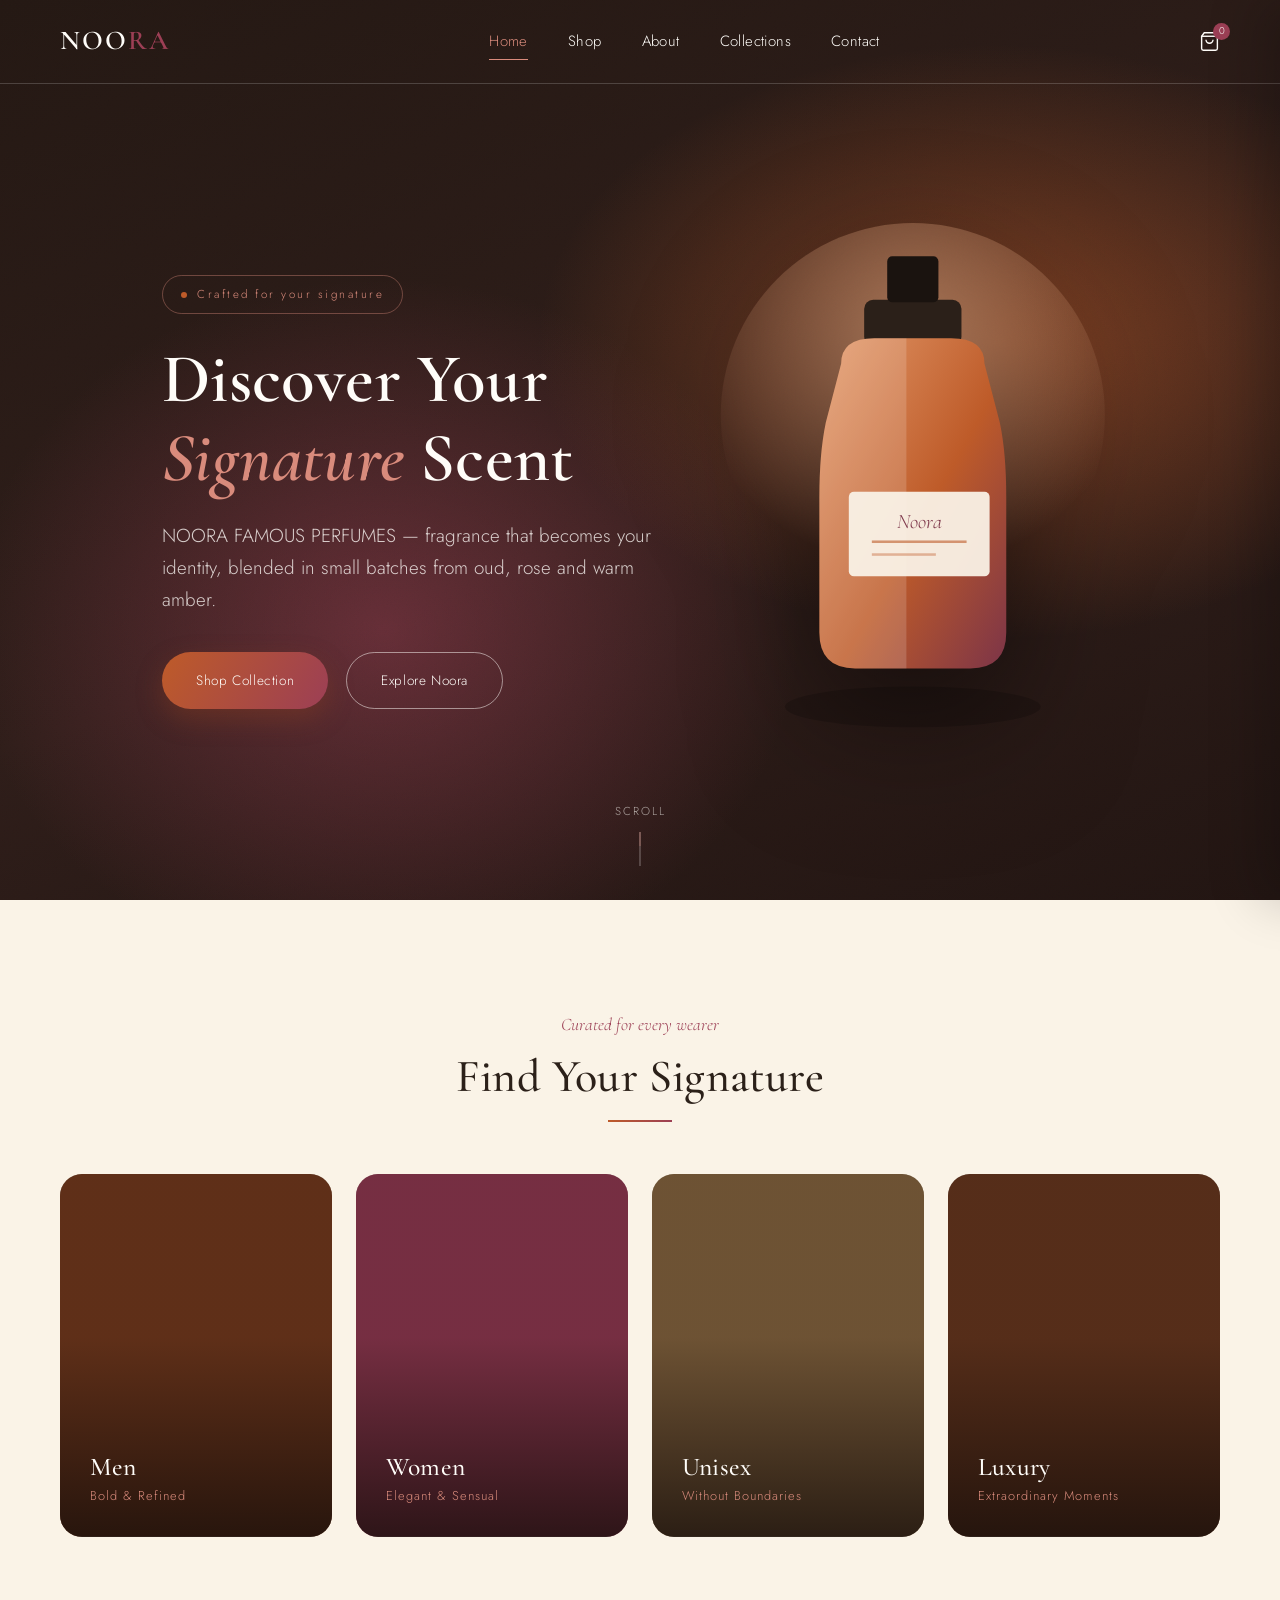
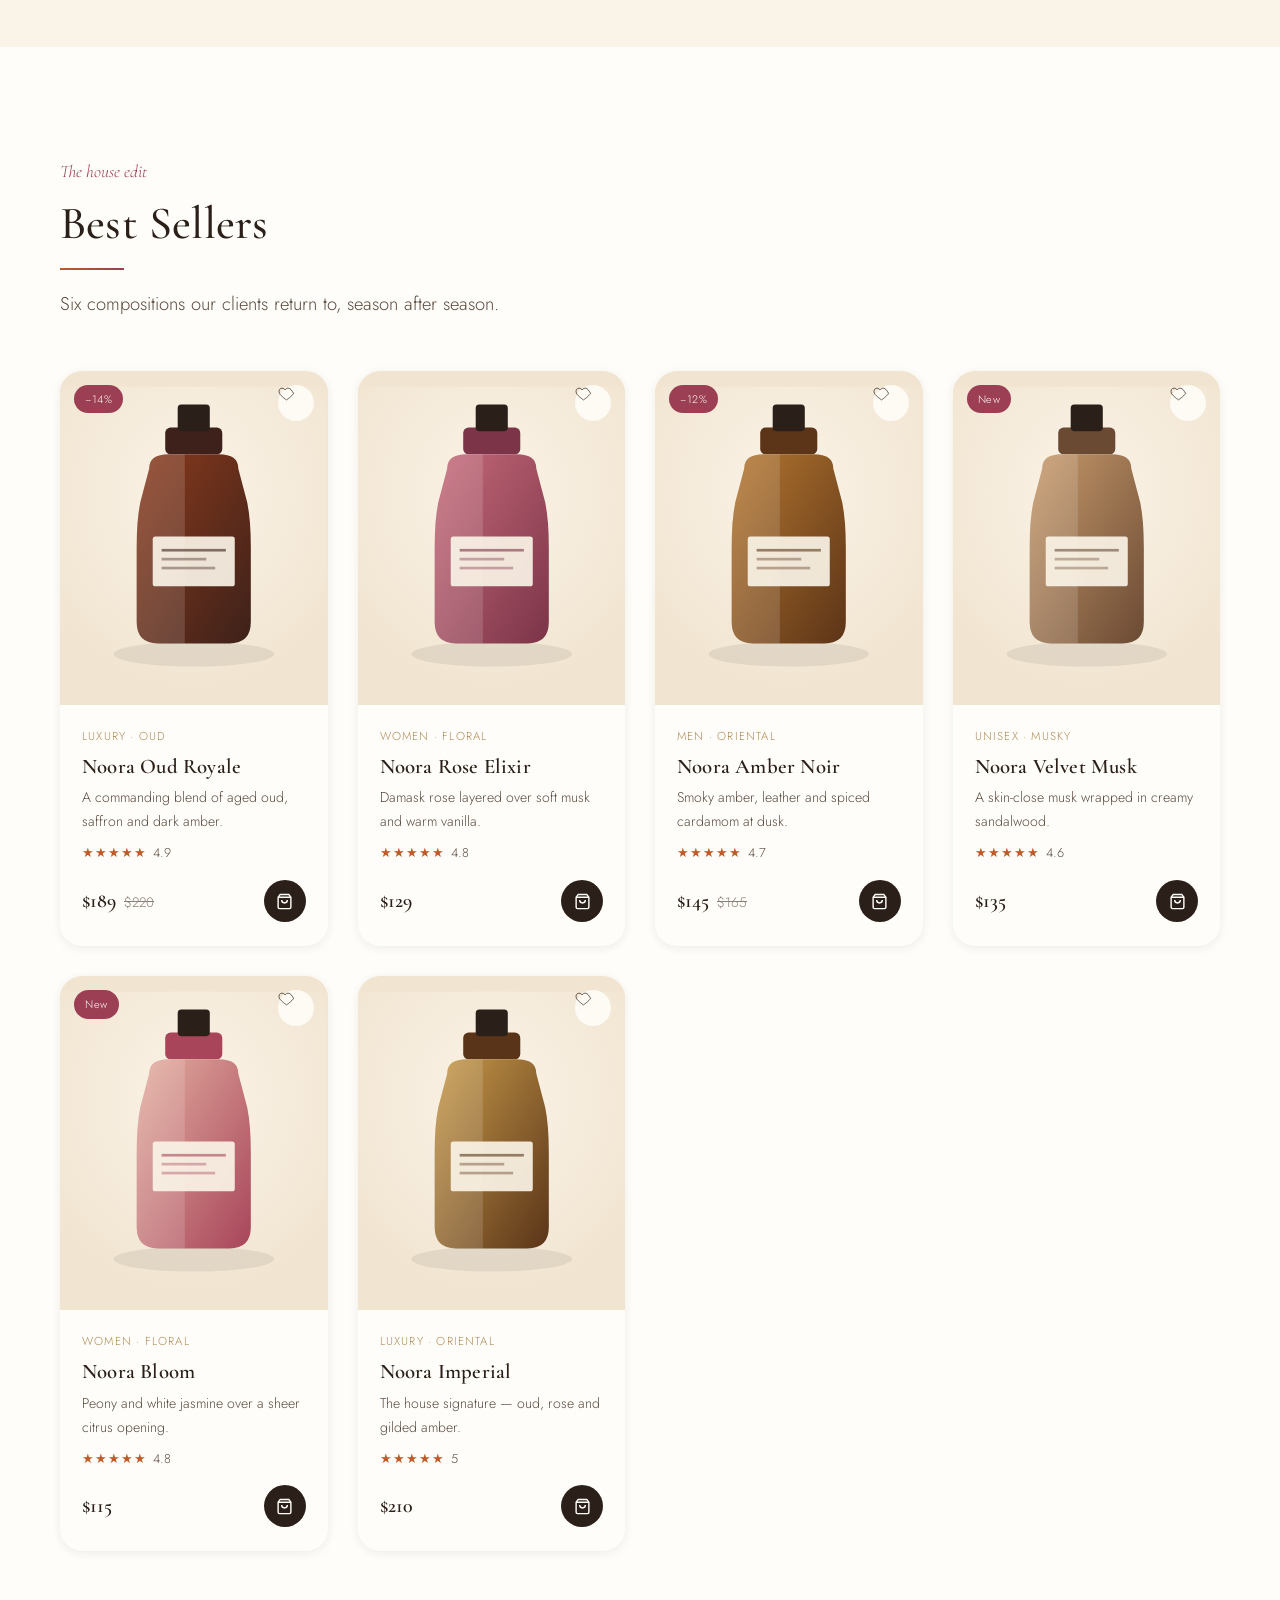
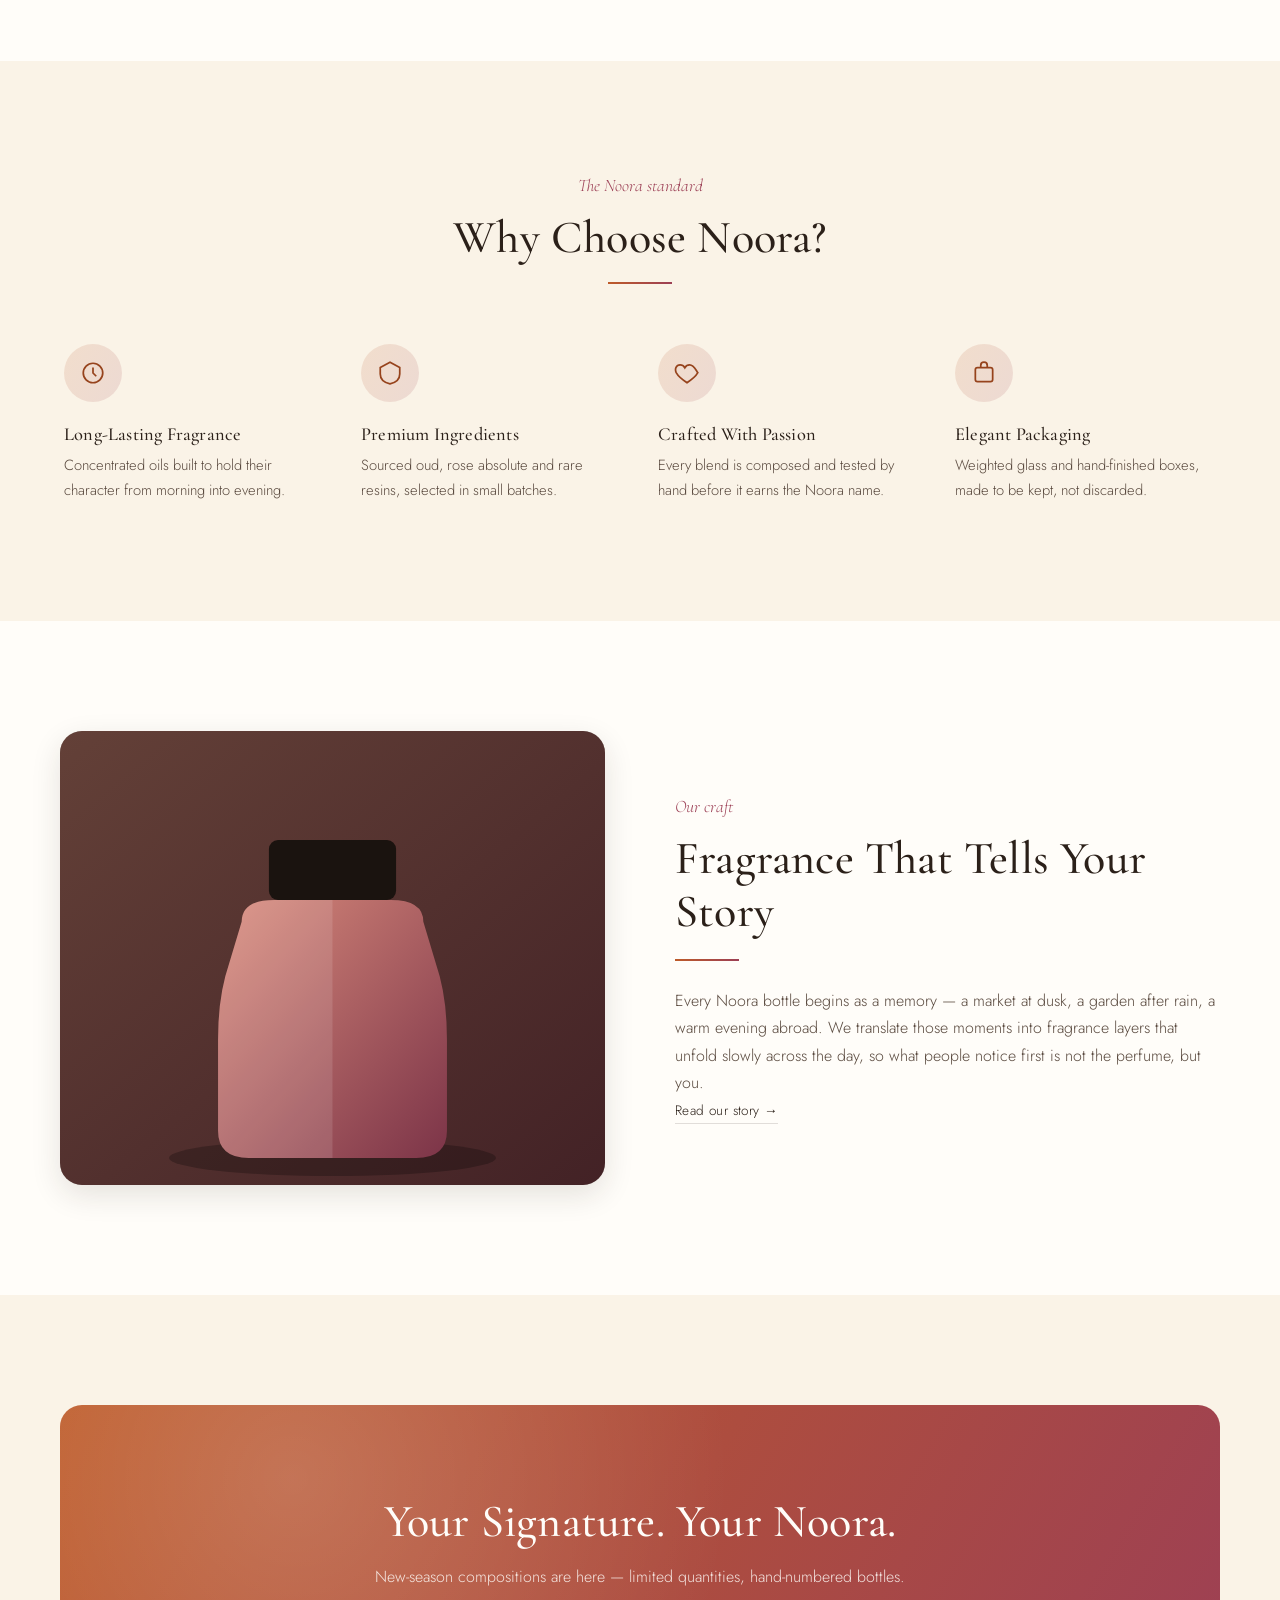
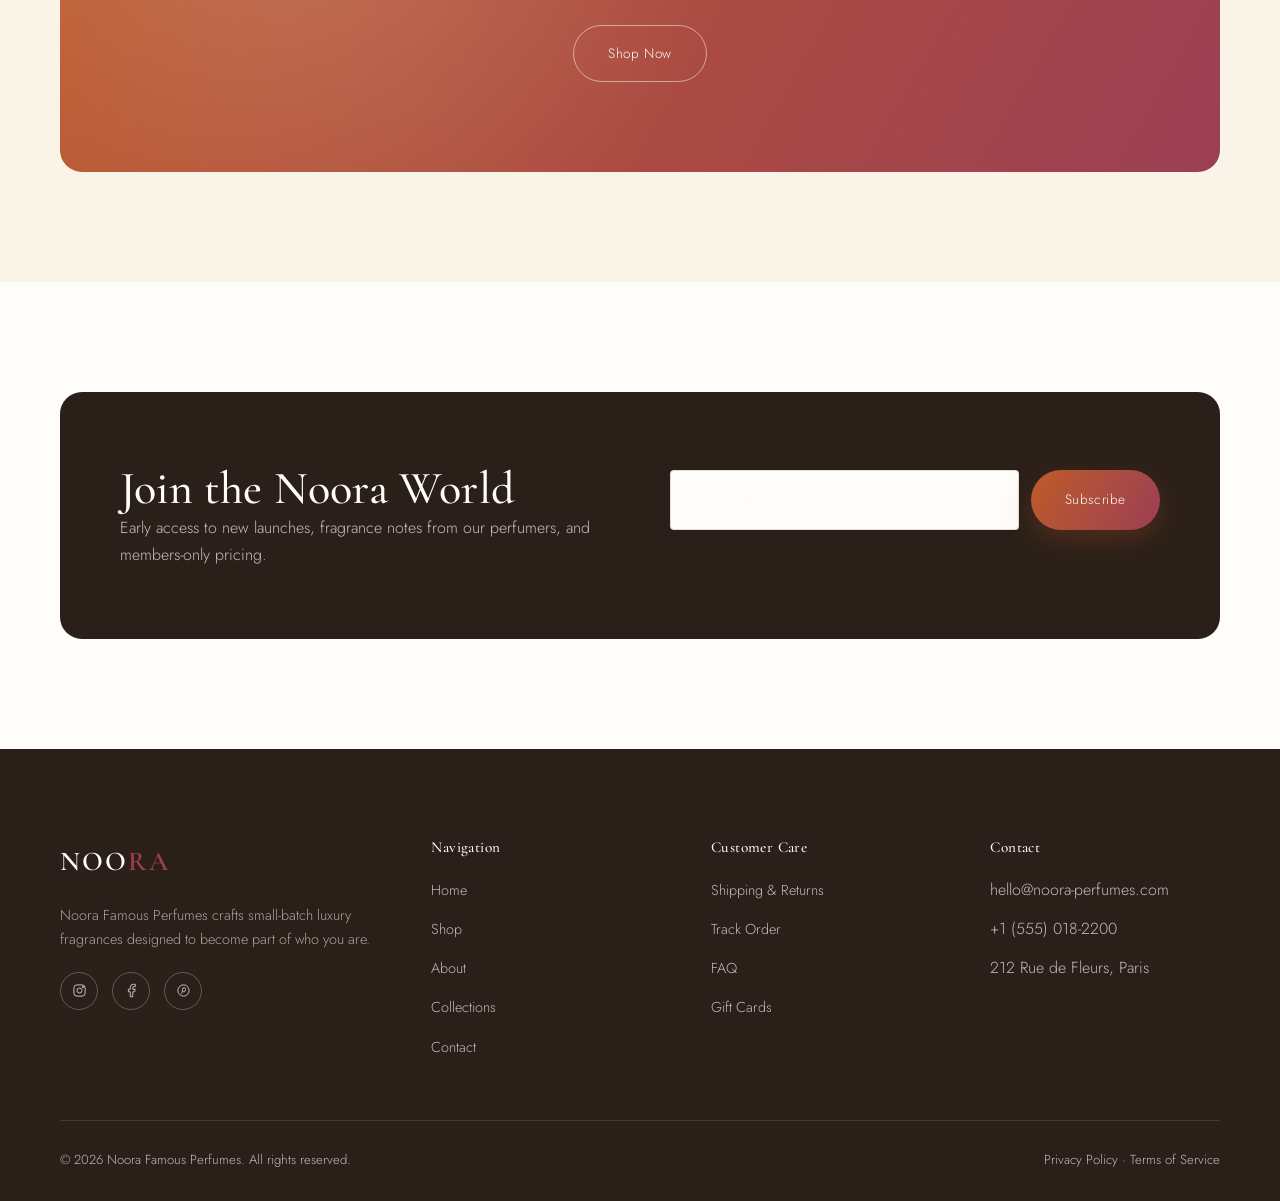
<file: index.html>
<!DOCTYPE html>
<html lang="en">
<head>
<meta charset="UTF-8">
<meta name="viewport" content="width=device-width, initial-scale=1.0">
<title>Noora Famous Perfumes | Discover Your Signature Scent</title>
<meta name="description" content="Noora Famous Perfumes crafts luxury fragrances for men, women and unisex wear. Explore oud, rose and amber compositions made to become your signature.">
<meta name="keywords" content="luxury perfume, Noora perfumes, signature scent, oud fragrance, rose perfume, unisex fragrance">
<meta property="og:title" content="Noora Famous Perfumes | Discover Your Signature Scent">
<meta property="og:description" content="Fragrance that becomes your identity. Explore the Noora collection of luxury perfumes.">
<meta property="og:image" content="og-image.jpg">
<meta property="og:type" content="website">
<link rel="preconnect" href="https://fonts.googleapis.com">
<link href="https://fonts.googleapis.com/css2?family=Cormorant+Garamond:ital,wght@0,500;0,600;1,500&family=Jost:wght@300;400;500;600&display=swap" rel="stylesheet">
<link rel="stylesheet" href="style.css">
</head>
<body>

<header class="site-header" data-transparent="true">
  <div class="container">
    <a href="index.html" class="logo">NOO<span>RA</span></a>
    <nav class="main-nav" aria-label="Primary">
      <a href="index.html" class="nav-link active">Home</a>
      <a href="shop.html" class="nav-link">Shop</a>
      <a href="about.html" class="nav-link">About</a>
      <a href="collections.html" class="nav-link">Collections</a>
      <a href="contact.html" class="nav-link">Contact</a>
    </nav>
    <div class="header-actions">
      <button type="button" class="icon-btn cart-icon" aria-label="Open bag">
        <svg viewBox="0 0 24 24" fill="none" stroke="currentColor" stroke-width="1.6"><path d="M6 2 3 6v14a2 2 0 0 0 2 2h14a2 2 0 0 0 2-2V6l-3-4Z"/><path d="M3 6h18"/><path d="M16 10a4 4 0 0 1-8 0"/></svg>
        <span class="badge-count">0</span>
      </button>
      <button type="button" class="hamburger" aria-label="Open menu"><span></span><span></span><span></span></button>
    </div>
  </div>
</header>

<nav class="mobile-nav" aria-label="Mobile">
  <a href="index.html">Home</a>
  <a href="shop.html">Shop</a>
  <a href="about.html">About</a>
  <a href="collections.html">Collections</a>
  <a href="contact.html">Contact</a>
</nav>

<!-- ================= HERO ================= -->
<section class="hero">
  <div class="hero-bg"></div>
  <div class="hero-grain"></div>
  <div class="container">
    <div class="hero-copy">
      <span class="hero-badge">Crafted for your signature</span>
      <h1>Discover Your<br><em>Signature</em> Scent</h1>
      <p class="lede">NOORA FAMOUS PERFUMES — fragrance that becomes your identity, blended in small batches from oud, rose and warm amber.</p>
      <div class="hero-ctas">
        <a href="shop.html" class="btn btn-primary">Shop Collection</a>
        <a href="about.html" class="btn btn-outline">Explore Noora</a>
      </div>
    </div>
    <div class="hero-visual">
      <svg viewBox="0 0 320 420" xmlns="http://www.w3.org/2000/svg" aria-hidden="true">
        <defs>
          <linearGradient id="heroBottle" x1="0" y1="0" x2="1" y2="1">
            <stop offset="0%" stop-color="#E39A6B"/><stop offset="55%" stop-color="#BE5B29"/><stop offset="100%" stop-color="#7C3448"/>
          </linearGradient>
          <radialGradient id="heroGlow" cx="50%" cy="30%" r="60%">
            <stop offset="0%" stop-color="#F2B78F" stop-opacity="0.55"/><stop offset="100%" stop-color="#F2B78F" stop-opacity="0"/>
          </radialGradient>
        </defs>
        <circle cx="160" cy="150" r="150" fill="url(#heroGlow)"/>
        <ellipse cx="160" cy="378" rx="100" ry="16" fill="#00000030"/>
        <rect x="122" y="60" width="76" height="36" rx="7" fill="#2B2019"/>
        <rect x="140" y="26" width="40" height="36" rx="4" fill="#1A130F"/>
        <path d="M104 110 Q104 90 130 90 L190 90 Q216 90 216 110 L228 156 Q233 180 233 214 L233 320 Q233 348 205 348 L115 348 Q87 348 87 320 L87 214 Q87 180 92 156 Z" fill="url(#heroBottle)"/>
        <path d="M104 110 Q104 90 130 90 L155 90 L155 348 L115 348 Q87 348 87 320 L87 214 Q87 180 92 156 Z" fill="#ffffff" opacity="0.16"/>
        <rect x="110" y="210" width="110" height="66" rx="4" fill="#FAF3E7" opacity="0.94"/>
        <text x="165" y="238" text-anchor="middle" font-family="Cormorant Garamond, serif" font-size="16" fill="#7C3448" font-style="italic">Noora</text>
        <rect x="128" y="248" width="74" height="2" fill="#BE5B29" opacity="0.6"/>
        <rect x="128" y="258" width="50" height="2" fill="#BE5B29" opacity="0.4"/>
      </svg>
    </div>
  </div>
  <div class="scroll-cue"><span>SCROLL</span><span class="line"></span></div>
</section>

<!-- ================= FIND YOUR SIGNATURE ================= -->
<section>
  <div class="container">
    <div class="section-head center reveal">
      <span class="section-tag">Curated for every wearer</span>
      <h2>Find Your Signature</h2>
      <hr class="rule center">
    </div>
    <div class="category-grid">
      <a href="shop.html" class="category-card reveal">
        <svg class="cat-bg" viewBox="0 0 300 400" preserveAspectRatio="xMidYMid slice"><rect width="300" height="400" fill="#3A2317"/><rect width="300" height="400" fill="#96431C" opacity="0.45"/></svg>
        <div><h3>Men</h3><span>Bold &amp; Refined</span></div>
      </a>
      <a href="shop.html" class="category-card reveal">
        <svg class="cat-bg" viewBox="0 0 300 400" preserveAspectRatio="xMidYMid slice"><rect width="300" height="400" fill="#5A2337"/><rect width="300" height="400" fill="#9C3F55" opacity="0.5"/></svg>
        <div><h3>Women</h3><span>Elegant &amp; Sensual</span></div>
      </a>
      <a href="shop.html" class="category-card reveal">
        <svg class="cat-bg" viewBox="0 0 300 400" preserveAspectRatio="xMidYMid slice"><rect width="300" height="400" fill="#4A3421"/><rect width="300" height="400" fill="#AD8A56" opacity="0.4"/></svg>
        <div><h3>Unisex</h3><span>Without Boundaries</span></div>
      </a>
      <a href="shop.html" class="category-card reveal">
        <svg class="cat-bg" viewBox="0 0 300 400" preserveAspectRatio="xMidYMid slice"><rect width="300" height="400" fill="#241813"/><rect width="300" height="400" fill="#BE5B29" opacity="0.35"/></svg>
        <div><h3>Luxury</h3><span>Extraordinary Moments</span></div>
      </a>
    </div>
  </div>
</section>

<!-- ================= BEST SELLERS ================= -->
<section class="section-alt">
  <div class="container">
    <div class="section-head reveal">
      <span class="section-tag">The house edit</span>
      <h2>Best Sellers</h2>
      <hr class="rule">
      <p class="lede">Six compositions our clients return to, season after season.</p>
    </div>
    <div class="product-grid" data-bestsellers></div>
  </div>
</section>

<!-- ================= WHY CHOOSE NOORA ================= -->
<section>
  <div class="container">
    <div class="section-head center reveal">
      <span class="section-tag">The Noora standard</span>
      <h2>Why Choose Noora?</h2>
      <hr class="rule center">
    </div>
    <div class="feature-grid">
      <div class="feature-card reveal">
        <div class="feature-icon"><svg viewBox="0 0 24 24" fill="none" stroke="currentColor" stroke-width="1.6"><circle cx="12" cy="12" r="9"/><path d="M12 7v5l3 3"/></svg></div>
        <h4>Long-Lasting Fragrance</h4>
        <p>Concentrated oils built to hold their character from morning into evening.</p>
      </div>
      <div class="feature-card reveal">
        <div class="feature-icon"><svg viewBox="0 0 24 24" fill="none" stroke="currentColor" stroke-width="1.6"><path d="M12 2 3 7v6c0 5 4 8 9 9 5-1 9-4 9-9V7Z"/></svg></div>
        <h4>Premium Ingredients</h4>
        <p>Sourced oud, rose absolute and rare resins, selected in small batches.</p>
      </div>
      <div class="feature-card reveal">
        <div class="feature-icon"><svg viewBox="0 0 24 24" fill="none" stroke="currentColor" stroke-width="1.6"><path d="M12 21s-7.5-4.9-10-9.3C.5 8 2 4.5 5.6 4.5c2 0 3.5 1.1 4.4 2.6.9-1.5 2.4-2.6 4.4-2.6C18 4.5 19.5 8 22 11.7 19.5 16.1 12 21 12 21z"/></svg></div>
        <h4>Crafted With Passion</h4>
        <p>Every blend is composed and tested by hand before it earns the Noora name.</p>
      </div>
      <div class="feature-card reveal">
        <div class="feature-icon"><svg viewBox="0 0 24 24" fill="none" stroke="currentColor" stroke-width="1.6"><rect x="4" y="7" width="16" height="13" rx="2"/><path d="M9 7V5a3 3 0 0 1 6 0v2"/></svg></div>
        <h4>Elegant Packaging</h4>
        <p>Weighted glass and hand-finished boxes, made to be kept, not discarded.</p>
      </div>
    </div>
  </div>
</section>

<!-- ================= STORY EDITORIAL ================= -->
<section class="section-alt">
  <div class="container">
    <div class="editorial">
      <div class="editorial-visual reveal">
        <svg viewBox="0 0 600 500" xmlns="http://www.w3.org/2000/svg">
          <defs><linearGradient id="edit1" x1="0" y1="0" x2="1" y2="1"><stop offset="0%" stop-color="#D98B7C"/><stop offset="100%" stop-color="#7C3448"/></linearGradient></defs>
          <rect width="600" height="500" fill="#241813"/>
          <rect width="600" height="500" fill="url(#edit1)" opacity="0.35"/>
          <ellipse cx="300" cy="470" rx="180" ry="20" fill="#00000040"/>
          <rect x="230" y="120" width="140" height="66" rx="10" fill="#1A130F"/>
          <path d="M200 210 Q200 186 236 186 L364 186 Q400 186 400 210 L418 270 Q426 300 426 340 L426 440 Q426 470 392 470 L208 470 Q174 470 174 440 L174 340 Q174 300 182 270 Z" fill="url(#edit1)"/>
          <path d="M200 210 Q200 186 236 186 L300 186 L300 470 L208 470 Q174 470 174 440 L174 340 Q174 300 182 270 Z" fill="#ffffff" opacity="0.12"/>
        </svg>
      </div>
      <div class="editorial-text reveal">
        <span class="section-tag">Our craft</span>
        <h2>Fragrance That Tells Your Story</h2>
        <hr class="rule">
        <p>Every Noora bottle begins as a memory — a market at dusk, a garden after rain, a warm evening abroad. We translate those moments into fragrance layers that unfold slowly across the day, so what people notice first is not the perfume, but you.</p>
        <a href="about.html" class="text-link">Read our story →</a>
      </div>
    </div>
  </div>
</section>

<!-- ================= PROMO BANNER ================= -->
<section>
  <div class="container">
    <div class="promo-banner reveal">
      <h2>Your Signature. Your Noora.</h2>
      <p>New-season compositions are here — limited quantities, hand-numbered bottles.</p>
      <a href="shop.html" class="btn btn-outline">Shop Now</a>
    </div>
  </div>
</section>

<!-- ================= NEWSLETTER ================= -->
<section class="section-alt">
  <div class="container">
    <div class="newsletter reveal">
      <div>
        <h2>Join the Noora World</h2>
        <p>Early access to new launches, fragrance notes from our perfumers, and members-only pricing.</p>
      </div>
      <div>
        <form class="newsletter-form" novalidate>
          <input type="email" placeholder="Your email address" aria-label="Email address" required>
          <button type="submit" class="btn btn-primary">Subscribe</button>
        </form>
        <p class="form-msg" role="status"></p>
      </div>
    </div>
  </div>
</section>

<footer class="site-footer">
  <div class="container">
    <div class="footer-grid">
      <div class="footer-brand">
        <a href="index.html" class="logo">NOO<span>RA</span></a>
        <p>Noora Famous Perfumes crafts small-batch luxury fragrances designed to become part of who you are.</p>
        <div class="social-row">
          <a href="#" aria-label="Instagram"><svg viewBox="0 0 24 24" fill="none" stroke="currentColor" stroke-width="1.6"><rect x="3" y="3" width="18" height="18" rx="5"/><circle cx="12" cy="12" r="4"/><circle cx="17.5" cy="6.5" r="1"/></svg></a>
          <a href="#" aria-label="Facebook"><svg viewBox="0 0 24 24" fill="none" stroke="currentColor" stroke-width="1.6"><path d="M18 2h-3a5 5 0 0 0-5 5v3H7v4h3v8h4v-8h3l1-4h-4V7a1 1 0 0 1 1-1h3Z"/></svg></a>
          <a href="#" aria-label="Pinterest"><svg viewBox="0 0 24 24" fill="none" stroke="currentColor" stroke-width="1.6"><circle cx="12" cy="12" r="9"/><path d="M9 17c1-3 1.5-5.5 1.5-7A2.5 2.5 0 0 1 13 7.5c1.4 0 2.3 1 2.3 2.6 0 1.6-1 4-2.7 4-.7 0-1.2-.5-1-1.2"/></svg></a>
        </div>
      </div>
      <div class="footer-col">
        <h4>Navigation</h4>
        <ul><li><a href="index.html">Home</a></li><li><a href="shop.html">Shop</a></li><li><a href="about.html">About</a></li><li><a href="collections.html">Collections</a></li><li><a href="contact.html">Contact</a></li></ul>
      </div>
      <div class="footer-col">
        <h4>Customer Care</h4>
        <ul><li><a href="contact.html">Shipping &amp; Returns</a></li><li><a href="contact.html">Track Order</a></li><li><a href="contact.html">FAQ</a></li><li><a href="contact.html">Gift Cards</a></li></ul>
      </div>
      <div class="footer-col">
        <h4>Contact</h4>
        <ul><li>hello@noora-perfumes.com</li><li>+1 (555) 018-2200</li><li>212 Rue de Fleurs, Paris</li></ul>
      </div>
    </div>
    <div class="footer-bottom">
      <span>© 2026 Noora Famous Perfumes. All rights reserved.</span>
      <span>Privacy Policy · Terms of Service</span>
    </div>
  </div>
</footer>

<div class="cart-overlay"></div>
<div class="cart-drawer">
  <div class="cart-head"><h3>Your Bag</h3><button type="button" class="cart-close" aria-label="Close bag"><svg viewBox="0 0 24 24" fill="none" stroke="currentColor" stroke-width="1.8"><path d="M18 6 6 18M6 6l12 12"/></svg></button></div>
  <div class="cart-items"></div>
  <div class="cart-foot">
    <div class="cart-total-row"><span>Total</span><span class="cart-total-val">$0.00</span></div>
    <button type="button" class="btn btn-primary btn-block checkout-btn">Checkout</button>
  </div>
</div>

<button type="button" class="back-to-top" aria-label="Back to top"><svg viewBox="0 0 24 24" fill="none" stroke="currentColor" stroke-width="2"><path d="M12 19V5M5 12l7-7 7 7"/></svg></button>

<script src="script.js"></script>
</body>
</html>
</file>
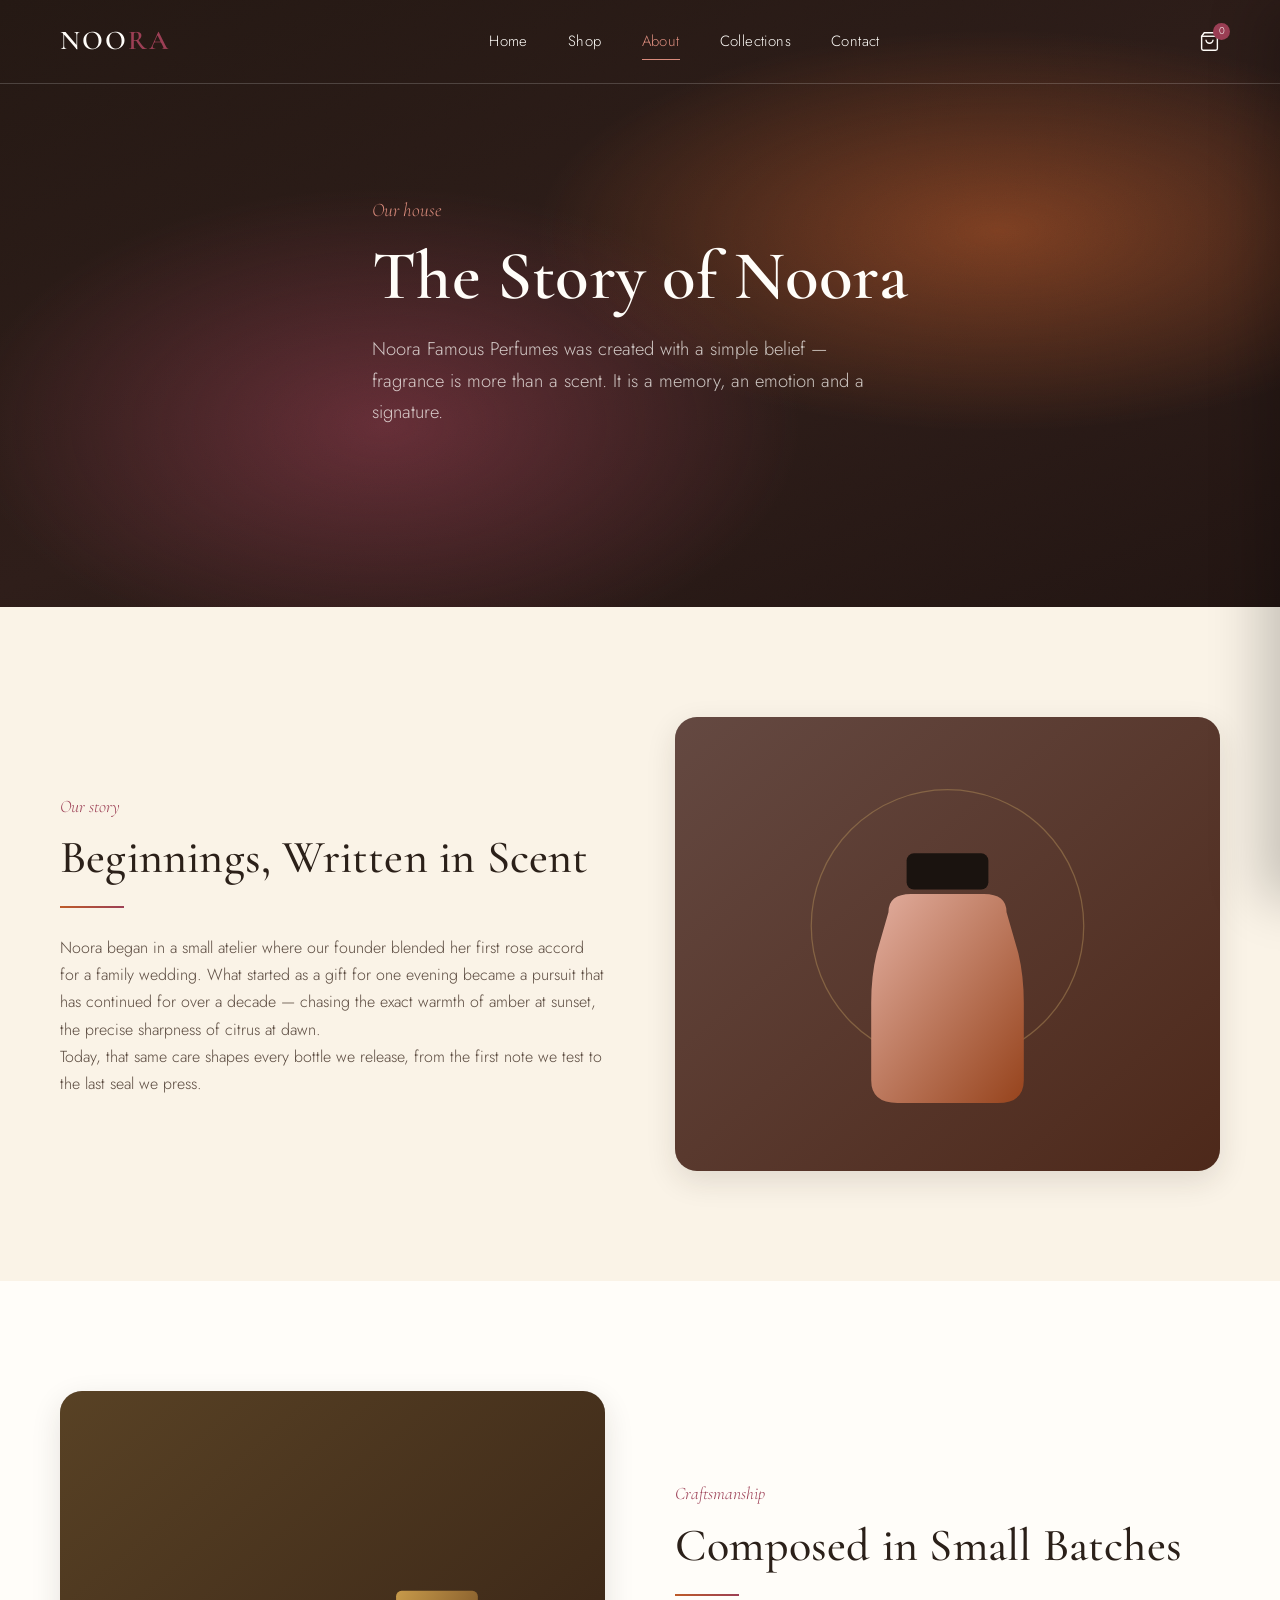
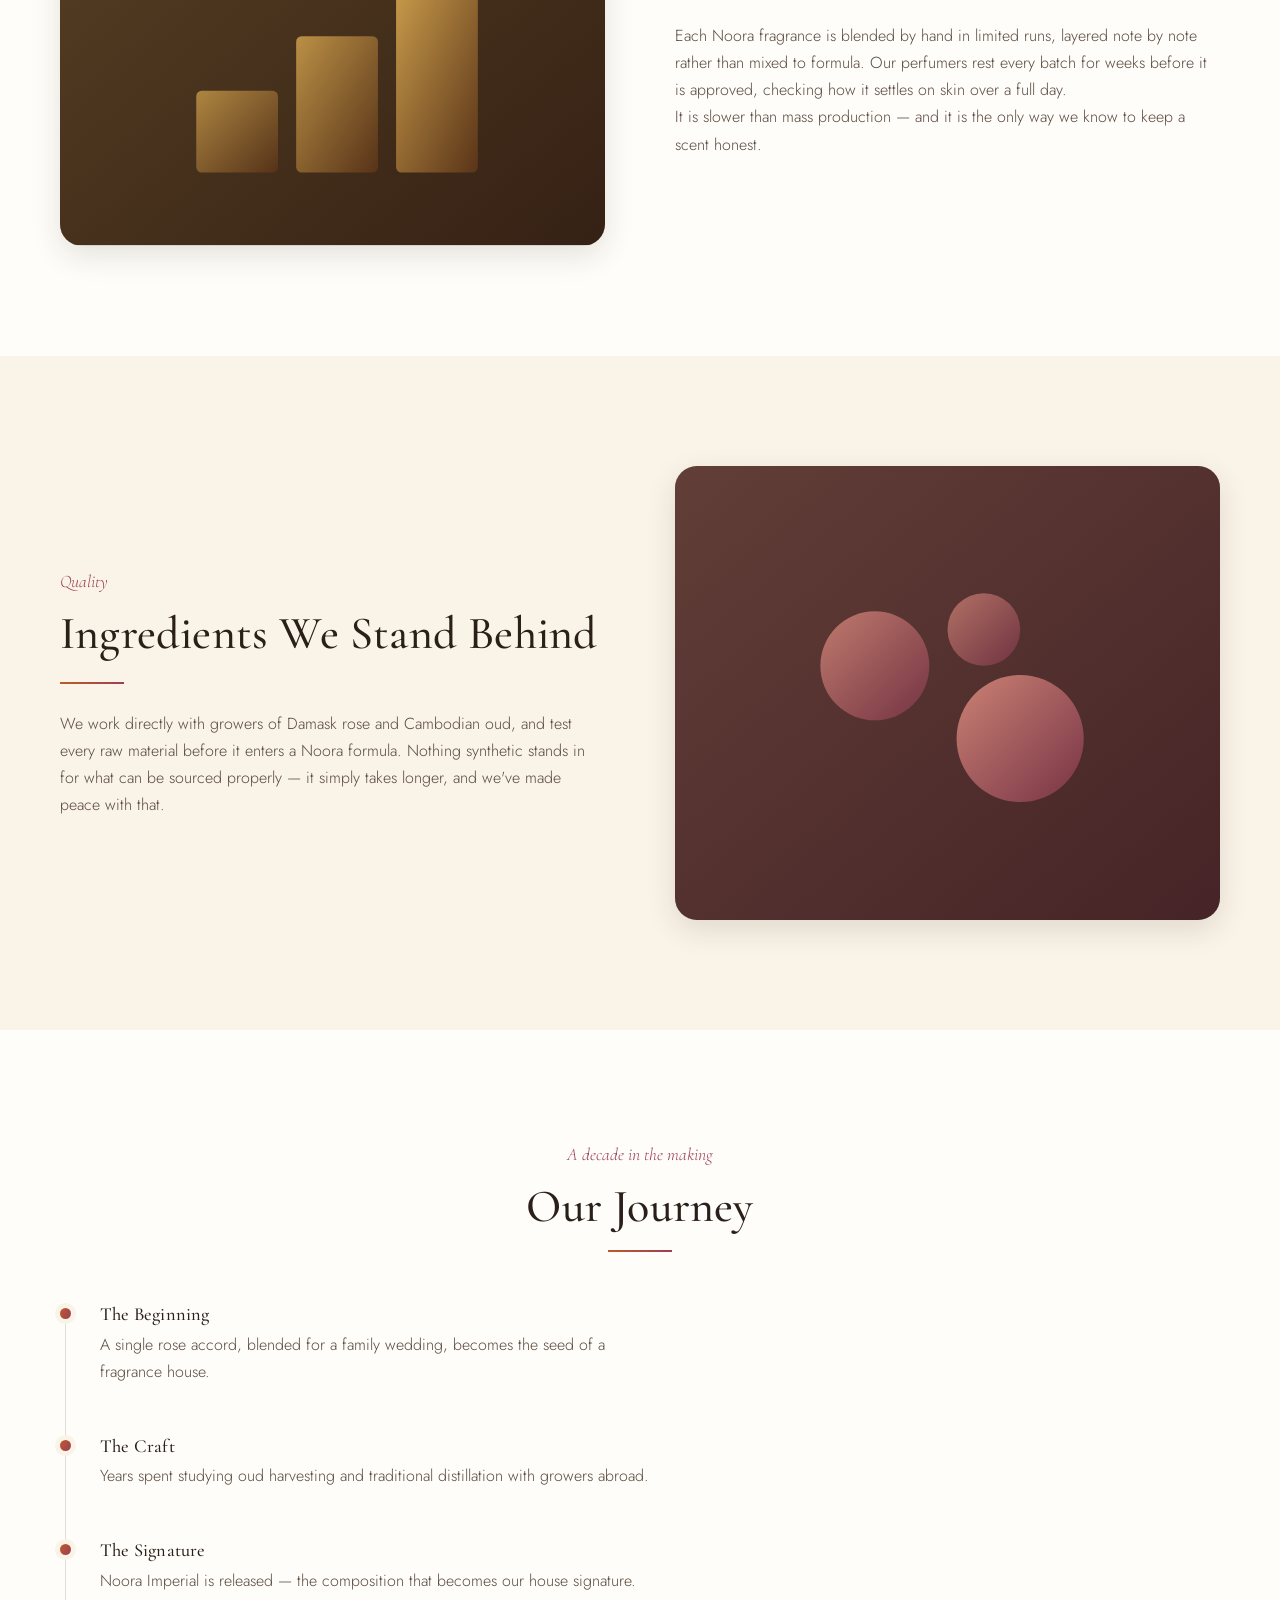
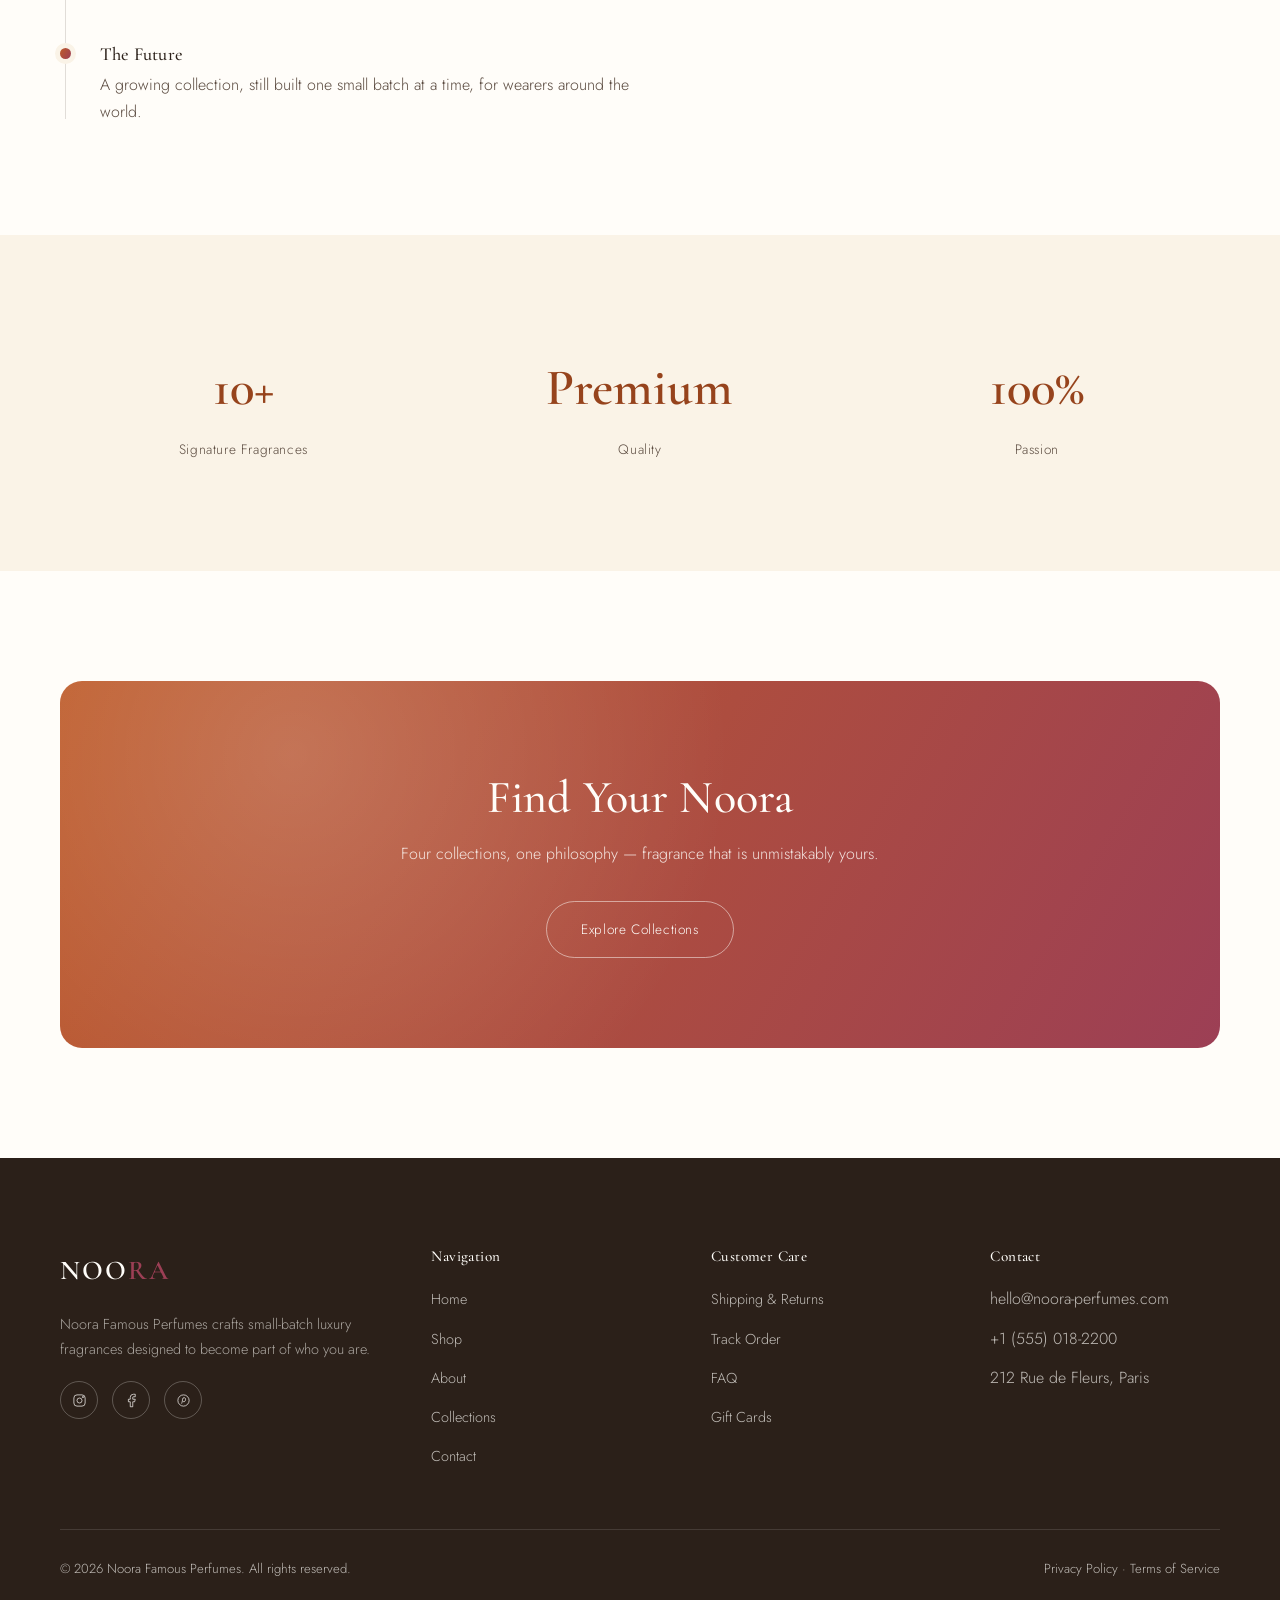
<file: about.html>
<!DOCTYPE html>
<html lang="en">
<head>
<meta charset="UTF-8">
<meta name="viewport" content="width=device-width, initial-scale=1.0">
<title>About Noora | The Story Behind the Scent</title>
<meta name="description" content="The story of Noora Famous Perfumes — our craftsmanship, quality standards and philosophy behind every hand-finished bottle.">
<meta name="keywords" content="Noora perfumes story, perfume craftsmanship, luxury fragrance house, about Noora">
<meta property="og:title" content="About Noora | The Story Behind the Scent">
<meta property="og:description" content="Fragrance is more than a scent. It is a memory, an emotion and a signature.">
<meta property="og:image" content="og-image.jpg">
<meta property="og:type" content="website">
<link rel="preconnect" href="https://fonts.googleapis.com">
<link href="https://fonts.googleapis.com/css2?family=Cormorant+Garamond:ital,wght@0,500;0,600;1,500&family=Jost:wght@300;400;500;600&display=swap" rel="stylesheet">
<link rel="stylesheet" href="style.css">
</head>
<body>

<header class="site-header" data-transparent="true">
  <div class="container">
    <a href="index.html" class="logo">NOO<span>RA</span></a>
    <nav class="main-nav" aria-label="Primary">
      <a href="index.html" class="nav-link">Home</a>
      <a href="shop.html" class="nav-link">Shop</a>
      <a href="about.html" class="nav-link active">About</a>
      <a href="collections.html" class="nav-link">Collections</a>
      <a href="contact.html" class="nav-link">Contact</a>
    </nav>
    <div class="header-actions">
      <button type="button" class="icon-btn cart-icon" aria-label="Open bag">
        <svg viewBox="0 0 24 24" fill="none" stroke="currentColor" stroke-width="1.6"><path d="M6 2 3 6v14a2 2 0 0 0 2 2h14a2 2 0 0 0 2-2V6l-3-4Z"/><path d="M3 6h18"/><path d="M16 10a4 4 0 0 1-8 0"/></svg>
        <span class="badge-count">0</span>
      </button>
      <button type="button" class="hamburger" aria-label="Open menu"><span></span><span></span><span></span></button>
    </div>
  </div>
</header>

<nav class="mobile-nav" aria-label="Mobile">
  <a href="index.html">Home</a>
  <a href="shop.html">Shop</a>
  <a href="about.html">About</a>
  <a href="collections.html">Collections</a>
  <a href="contact.html">Contact</a>
</nav>

<section class="page-hero">
  <div class="hero-bg"></div>
  <div class="hero-grain"></div>
  <div class="container">
    <span class="eyebrow">Our house</span>
    <h1>The Story of Noora</h1>
    <p class="lede">Noora Famous Perfumes was created with a simple belief — fragrance is more than a scent. It is a memory, an emotion and a signature.</p>
  </div>
</section>

<section>
  <div class="container">
    <div class="editorial">
      <div class="editorial-text reveal">
        <span class="section-tag">Our story</span>
        <h2>Beginnings, Written in Scent</h2>
        <hr class="rule">
        <p>Noora began in a small atelier where our founder blended her first rose accord for a family wedding. What started as a gift for one evening became a pursuit that has continued for over a decade — chasing the exact warmth of amber at sunset, the precise sharpness of citrus at dawn.</p>
        <p>Today, that same care shapes every bottle we release, from the first note we test to the last seal we press.</p>
      </div>
      <div class="editorial-visual reveal">
        <svg viewBox="0 0 600 500" xmlns="http://www.w3.org/2000/svg">
          <defs><linearGradient id="ab1" x1="0" y1="0" x2="1" y2="1"><stop offset="0%" stop-color="#E3AFA0"/><stop offset="100%" stop-color="#96431C"/></linearGradient></defs>
          <rect width="600" height="500" fill="#2E1D19"/>
          <rect width="600" height="500" fill="url(#ab1)" opacity="0.3"/>
          <circle cx="300" cy="230" r="150" fill="none" stroke="#AD8A56" stroke-width="1.4" opacity="0.5"/>
          <rect x="255" y="150" width="90" height="40" rx="8" fill="#1A130F"/>
          <path d="M235 215 Q235 195 260 195 L340 195 Q365 195 365 215 L378 260 Q384 285 384 315 L384 400 Q384 425 355 425 L245 425 Q216 425 216 400 L216 315 Q216 285 222 260 Z" fill="url(#ab1)"/>
        </svg>
      </div>
    </div>
  </div>
</section>

<section class="section-alt">
  <div class="container">
    <div class="editorial">
      <div class="editorial-visual reveal">
        <svg viewBox="0 0 600 500" xmlns="http://www.w3.org/2000/svg">
          <defs><linearGradient id="ab2" x1="0" y1="0" x2="1" y2="1"><stop offset="0%" stop-color="#C79A4A"/><stop offset="100%" stop-color="#5A3418"/></linearGradient></defs>
          <rect width="600" height="500" fill="#241813"/>
          <rect width="600" height="500" fill="url(#ab2)" opacity="0.32"/>
          <rect x="150" y="330" width="90" height="90" rx="6" fill="url(#ab2)" opacity="0.8"/>
          <rect x="260" y="270" width="90" height="150" rx="6" fill="url(#ab2)" opacity="0.9"/>
          <rect x="370" y="220" width="90" height="200" rx="6" fill="url(#ab2)"/>
        </svg>
      </div>
      <div class="editorial-text reveal">
        <span class="section-tag">Craftsmanship</span>
        <h2>Composed in Small Batches</h2>
        <hr class="rule">
        <p>Each Noora fragrance is blended by hand in limited runs, layered note by note rather than mixed to formula. Our perfumers rest every batch for weeks before it is approved, checking how it settles on skin over a full day.</p>
        <p>It is slower than mass production — and it is the only way we know to keep a scent honest.</p>
      </div>
    </div>
  </div>
</section>

<section>
  <div class="container">
    <div class="editorial">
      <div class="editorial-text reveal">
        <span class="section-tag">Quality</span>
        <h2>Ingredients We Stand Behind</h2>
        <hr class="rule">
        <p>We work directly with growers of Damask rose and Cambodian oud, and test every raw material before it enters a Noora formula. Nothing synthetic stands in for what can be sourced properly — it simply takes longer, and we've made peace with that.</p>
      </div>
      <div class="editorial-visual reveal">
        <svg viewBox="0 0 600 500" xmlns="http://www.w3.org/2000/svg">
          <defs><linearGradient id="ab3" x1="0" y1="0" x2="1" y2="1"><stop offset="0%" stop-color="#D98B7C"/><stop offset="100%" stop-color="#7C3448"/></linearGradient></defs>
          <rect width="600" height="500" fill="#2E1D19"/>
          <rect width="600" height="500" fill="url(#ab3)" opacity="0.3"/>
          <circle cx="220" cy="220" r="60" fill="url(#ab3)" opacity="0.8"/>
          <circle cx="340" cy="180" r="40" fill="url(#ab3)" opacity="0.7"/>
          <circle cx="380" cy="300" r="70" fill="url(#ab3)" opacity="0.9"/>
        </svg>
      </div>
    </div>
  </div>
</section>

<section class="section-alt">
  <div class="container">
    <div class="section-head center reveal">
      <span class="section-tag">A decade in the making</span>
      <h2>Our Journey</h2>
      <hr class="rule center">
    </div>
    <div class="timeline">
      <div class="timeline-item reveal">
        <h4>The Beginning</h4>
        <p>A single rose accord, blended for a family wedding, becomes the seed of a fragrance house.</p>
      </div>
      <div class="timeline-item reveal">
        <h4>The Craft</h4>
        <p>Years spent studying oud harvesting and traditional distillation with growers abroad.</p>
      </div>
      <div class="timeline-item reveal">
        <h4>The Signature</h4>
        <p>Noora Imperial is released — the composition that becomes our house signature.</p>
      </div>
      <div class="timeline-item reveal">
        <h4>The Future</h4>
        <p>A growing collection, still built one small batch at a time, for wearers around the world.</p>
      </div>
    </div>
  </div>
</section>

<section>
  <div class="container">
    <div class="stat-row reveal">
      <div><div class="stat-num">10+</div><div class="stat-label">Signature Fragrances</div></div>
      <div><div class="stat-num">Premium</div><div class="stat-label">Quality</div></div>
      <div><div class="stat-num">100%</div><div class="stat-label">Passion</div></div>
    </div>
  </div>
</section>

<section class="section-alt">
  <div class="container">
    <div class="promo-banner reveal">
      <h2>Find Your Noora</h2>
      <p>Four collections, one philosophy — fragrance that is unmistakably yours.</p>
      <a href="collections.html" class="btn btn-outline">Explore Collections</a>
    </div>
  </div>
</section>

<footer class="site-footer">
  <div class="container">
    <div class="footer-grid">
      <div class="footer-brand">
        <a href="index.html" class="logo">NOO<span>RA</span></a>
        <p>Noora Famous Perfumes crafts small-batch luxury fragrances designed to become part of who you are.</p>
        <div class="social-row">
          <a href="#" aria-label="Instagram"><svg viewBox="0 0 24 24" fill="none" stroke="currentColor" stroke-width="1.6"><rect x="3" y="3" width="18" height="18" rx="5"/><circle cx="12" cy="12" r="4"/><circle cx="17.5" cy="6.5" r="1"/></svg></a>
          <a href="#" aria-label="Facebook"><svg viewBox="0 0 24 24" fill="none" stroke="currentColor" stroke-width="1.6"><path d="M18 2h-3a5 5 0 0 0-5 5v3H7v4h3v8h4v-8h3l1-4h-4V7a1 1 0 0 1 1-1h3Z"/></svg></a>
          <a href="#" aria-label="Pinterest"><svg viewBox="0 0 24 24" fill="none" stroke="currentColor" stroke-width="1.6"><circle cx="12" cy="12" r="9"/><path d="M9 17c1-3 1.5-5.5 1.5-7A2.5 2.5 0 0 1 13 7.5c1.4 0 2.3 1 2.3 2.6 0 1.6-1 4-2.7 4-.7 0-1.2-.5-1-1.2"/></svg></a>
        </div>
      </div>
      <div class="footer-col">
        <h4>Navigation</h4>
        <ul><li><a href="index.html">Home</a></li><li><a href="shop.html">Shop</a></li><li><a href="about.html">About</a></li><li><a href="collections.html">Collections</a></li><li><a href="contact.html">Contact</a></li></ul>
      </div>
      <div class="footer-col">
        <h4>Customer Care</h4>
        <ul><li><a href="contact.html">Shipping &amp; Returns</a></li><li><a href="contact.html">Track Order</a></li><li><a href="contact.html">FAQ</a></li><li><a href="contact.html">Gift Cards</a></li></ul>
      </div>
      <div class="footer-col">
        <h4>Contact</h4>
        <ul><li>hello@noora-perfumes.com</li><li>+1 (555) 018-2200</li><li>212 Rue de Fleurs, Paris</li></ul>
      </div>
    </div>
    <div class="footer-bottom">
      <span>© 2026 Noora Famous Perfumes. All rights reserved.</span>
      <span>Privacy Policy · Terms of Service</span>
    </div>
  </div>
</footer>

<div class="cart-overlay"></div>
<div class="cart-drawer">
  <div class="cart-head"><h3>Your Bag</h3><button type="button" class="cart-close" aria-label="Close bag"><svg viewBox="0 0 24 24" fill="none" stroke="currentColor" stroke-width="1.8"><path d="M18 6 6 18M6 6l12 12"/></svg></button></div>
  <div class="cart-items"></div>
  <div class="cart-foot">
    <div class="cart-total-row"><span>Total</span><span class="cart-total-val">$0.00</span></div>
    <button type="button" class="btn btn-primary btn-block checkout-btn">Checkout</button>
  </div>
</div>

<button type="button" class="back-to-top" aria-label="Back to top"><svg viewBox="0 0 24 24" fill="none" stroke="currentColor" stroke-width="2"><path d="M12 19V5M5 12l7-7 7 7"/></svg></button>

<script src="script.js"></script>
</body>
</html>
</file>
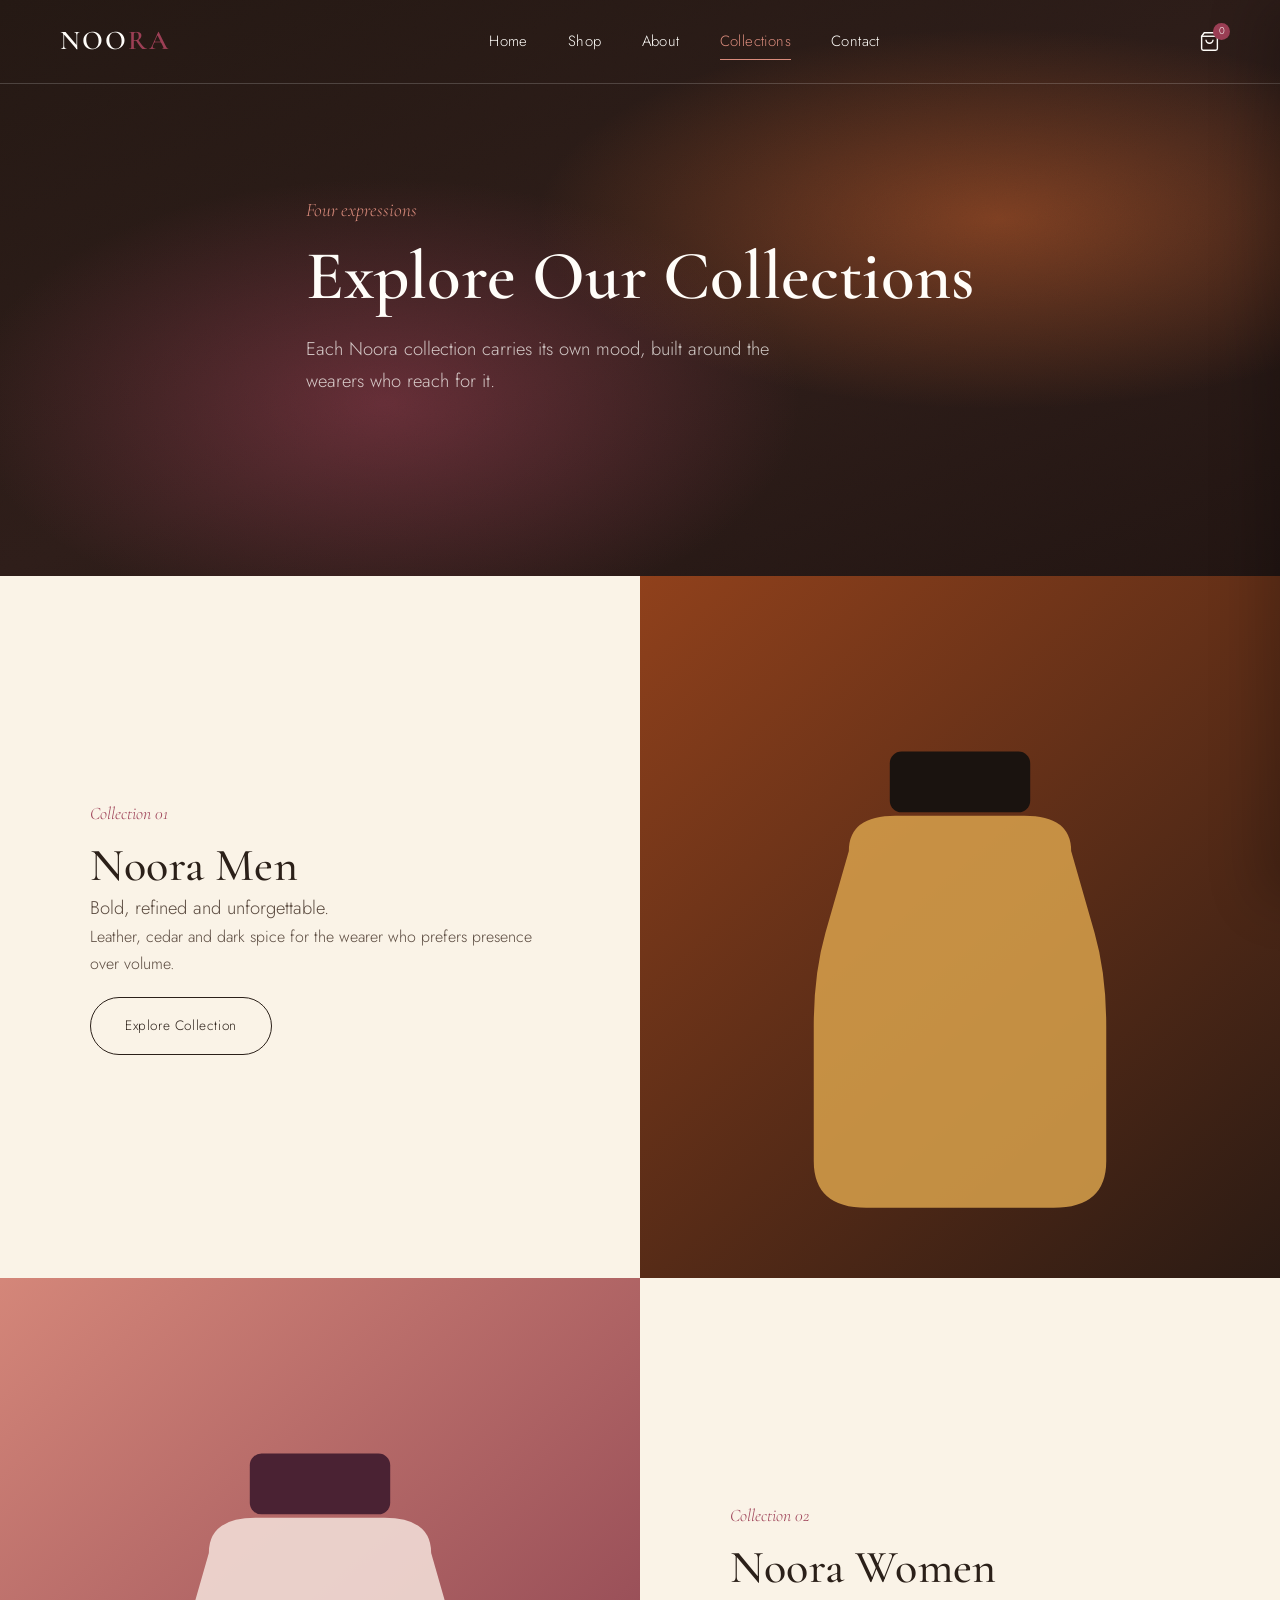
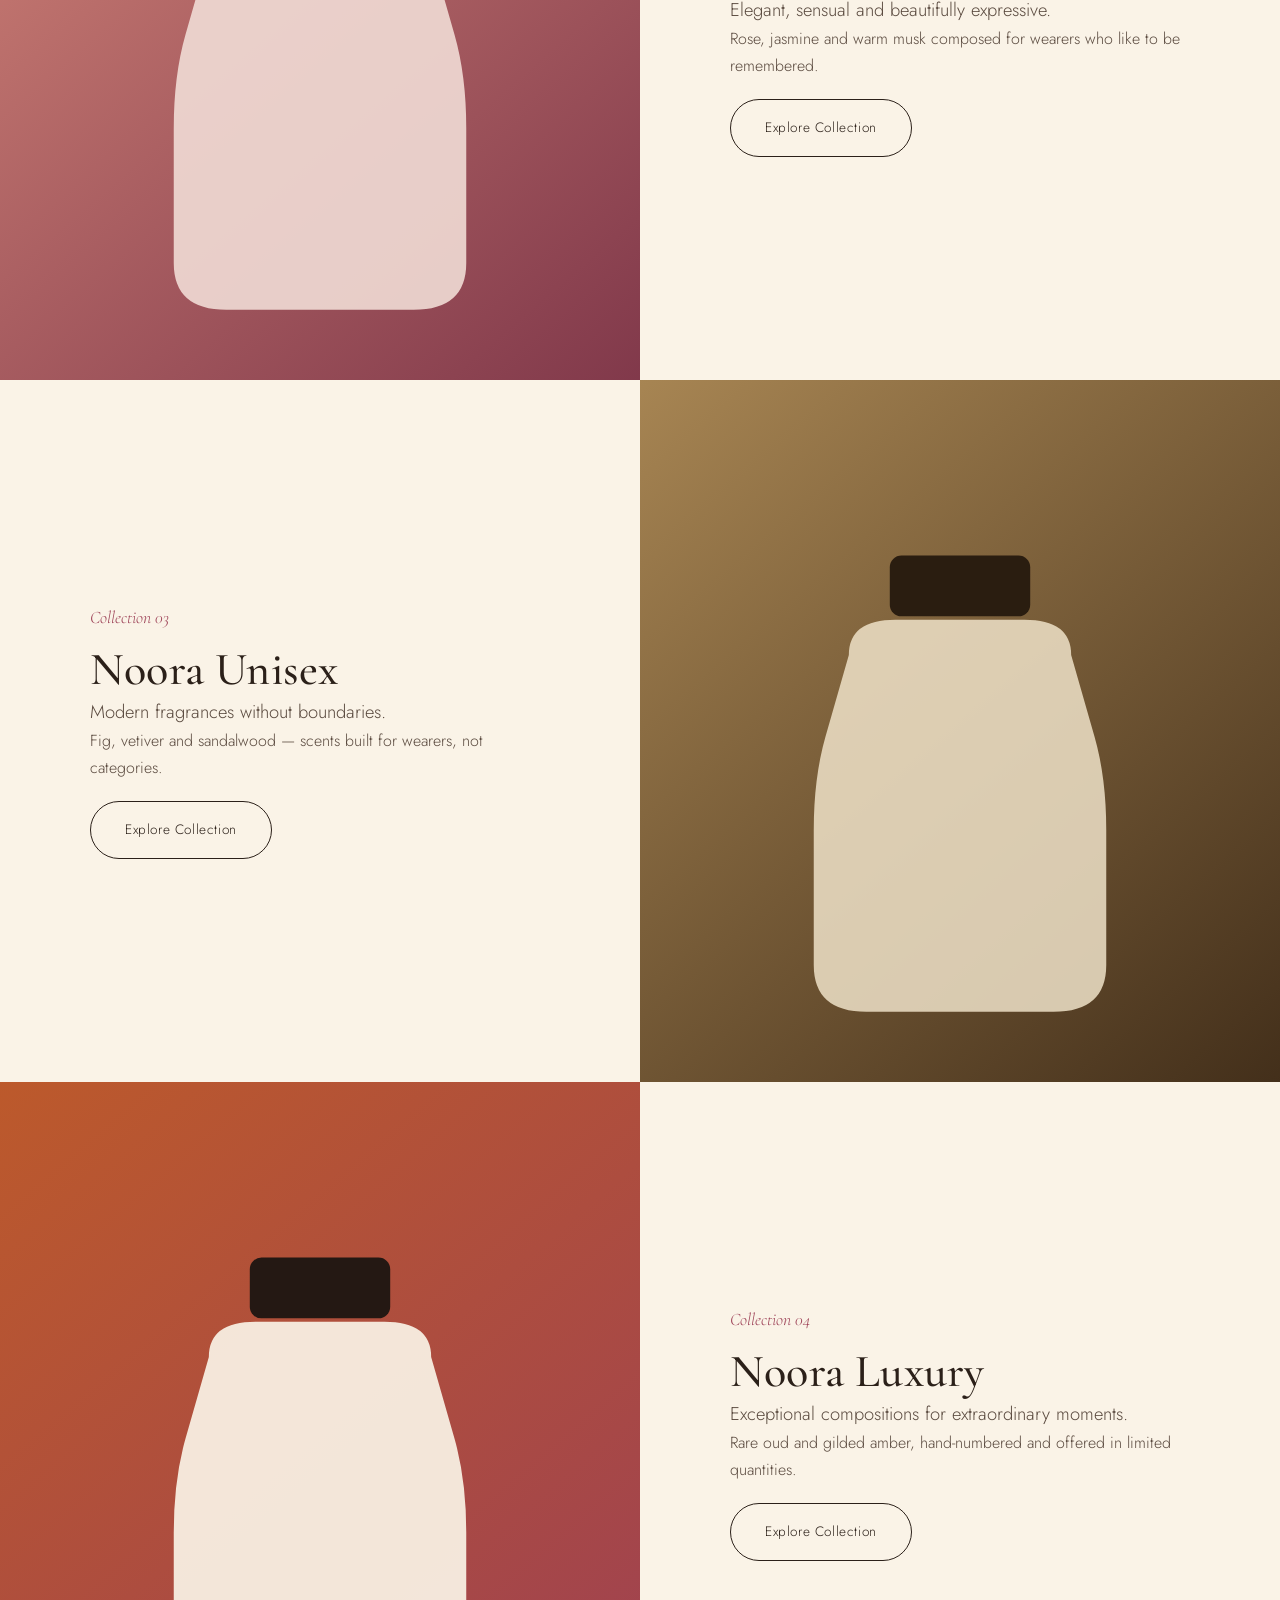
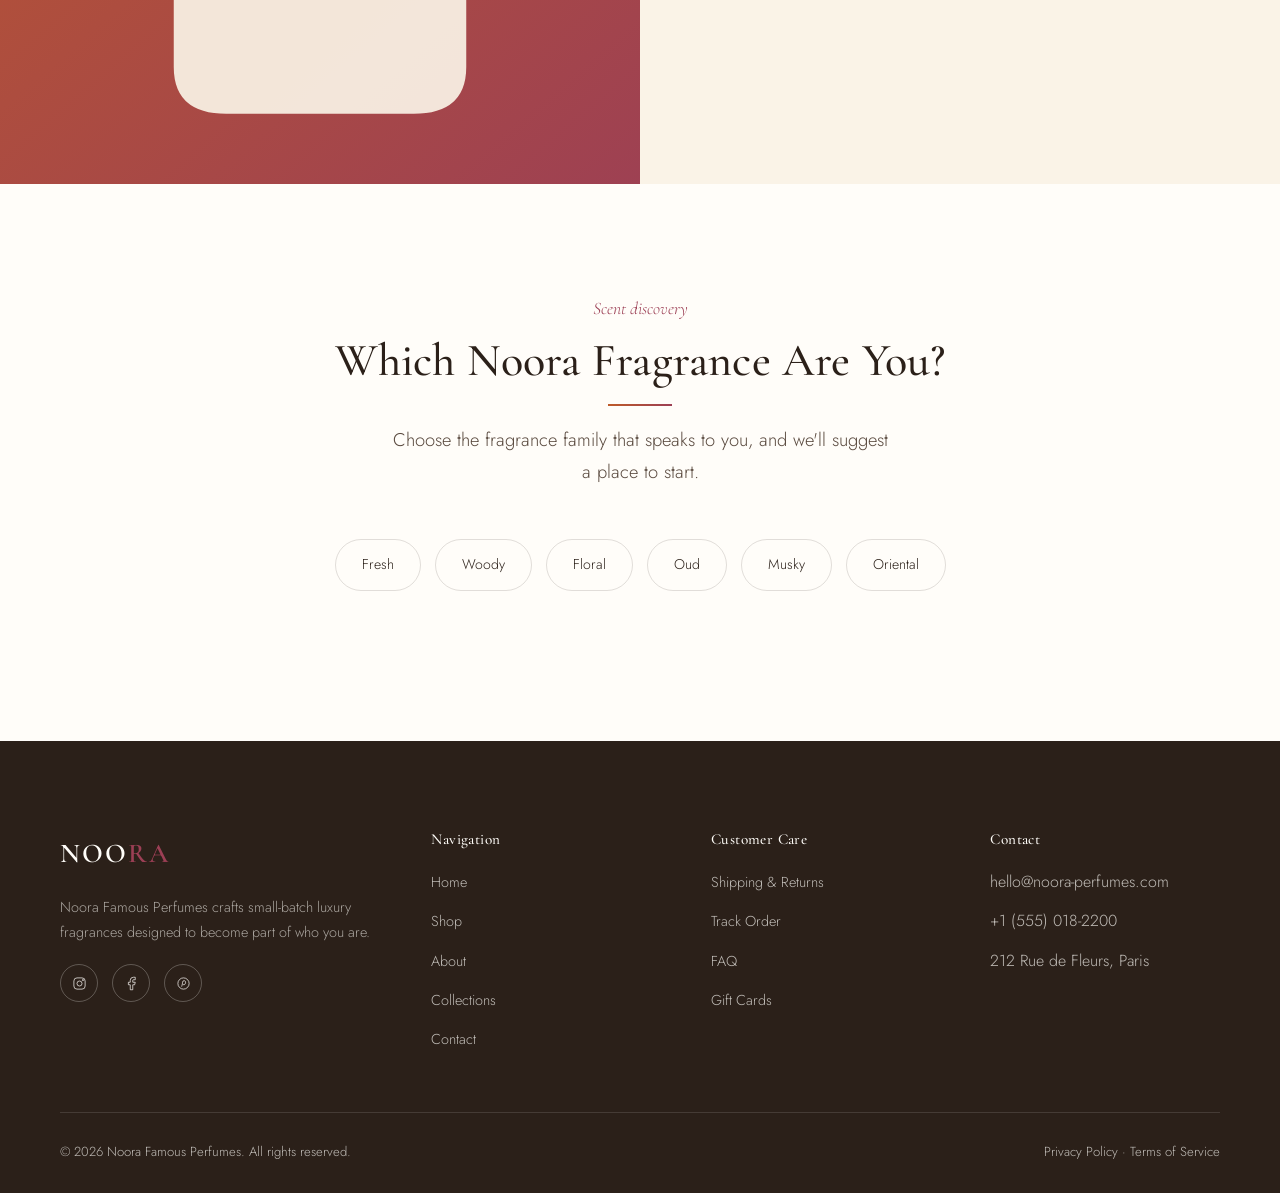
<file: collections.html>
<!DOCTYPE html>
<html lang="en">
<head>
<meta charset="UTF-8">
<meta name="viewport" content="width=device-width, initial-scale=1.0">
<title>Collections | Noora Famous Perfumes</title>
<meta name="description" content="Explore Noora's four fragrance collections — Men, Women, Unisex and Luxury — then find your fragrance family with our scent discovery tool.">
<meta name="keywords" content="perfume collections, Noora men perfume, Noora women perfume, unisex fragrance, luxury fragrance collection">
<meta property="og:title" content="Collections | Noora Famous Perfumes">
<meta property="og:description" content="Four collections, one philosophy — fragrance that is unmistakably yours.">
<meta property="og:image" content="og-image.jpg">
<meta property="og:type" content="website">
<link rel="preconnect" href="https://fonts.googleapis.com">
<link href="https://fonts.googleapis.com/css2?family=Cormorant+Garamond:ital,wght@0,500;0,600;1,500&family=Jost:wght@300;400;500;600&display=swap" rel="stylesheet">
<link rel="stylesheet" href="style.css">
</head>
<body>

<header class="site-header" data-transparent="true">
  <div class="container">
    <a href="index.html" class="logo">NOO<span>RA</span></a>
    <nav class="main-nav" aria-label="Primary">
      <a href="index.html" class="nav-link">Home</a>
      <a href="shop.html" class="nav-link">Shop</a>
      <a href="about.html" class="nav-link">About</a>
      <a href="collections.html" class="nav-link active">Collections</a>
      <a href="contact.html" class="nav-link">Contact</a>
    </nav>
    <div class="header-actions">
      <button type="button" class="icon-btn cart-icon" aria-label="Open bag">
        <svg viewBox="0 0 24 24" fill="none" stroke="currentColor" stroke-width="1.6"><path d="M6 2 3 6v14a2 2 0 0 0 2 2h14a2 2 0 0 0 2-2V6l-3-4Z"/><path d="M3 6h18"/><path d="M16 10a4 4 0 0 1-8 0"/></svg>
        <span class="badge-count">0</span>
      </button>
      <button type="button" class="hamburger" aria-label="Open menu"><span></span><span></span><span></span></button>
    </div>
  </div>
</header>

<nav class="mobile-nav" aria-label="Mobile">
  <a href="index.html">Home</a>
  <a href="shop.html">Shop</a>
  <a href="about.html">About</a>
  <a href="collections.html">Collections</a>
  <a href="contact.html">Contact</a>
</nav>

<section class="page-hero">
  <div class="hero-bg"></div>
  <div class="hero-grain"></div>
  <div class="container">
    <span class="eyebrow">Four expressions</span>
    <h1>Explore Our Collections</h1>
    <p class="lede">Each Noora collection carries its own mood, built around the wearers who reach for it.</p>
  </div>
</section>

<div class="collection-block">
  <div class="collection-visual reveal">
    <svg viewBox="0 0 700 600" xmlns="http://www.w3.org/2000/svg" preserveAspectRatio="xMidYMid slice">
      <defs><linearGradient id="col1" x1="0" y1="0" x2="1" y2="1"><stop offset="0%" stop-color="#96431C"/><stop offset="100%" stop-color="#241813"/></linearGradient></defs>
      <rect width="700" height="600" fill="url(#col1)"/>
      <rect x="290" y="150" width="120" height="52" rx="10" fill="#1A130F"/>
      <path d="M255 235 Q255 205 295 205 L405 205 Q445 205 445 235 L465 305 Q475 340 475 385 L475 500 Q475 540 430 540 L270 540 Q225 540 225 500 L225 385 Q225 340 235 305 Z" fill="#D9A24C" opacity="0.85"/>
    </svg>
  </div>
  <div class="collection-copy reveal">
    <span class="section-tag">Collection 01</span>
    <h2>Noora Men</h2>
    <p class="lede">Bold, refined and unforgettable.</p>
    <p>Leather, cedar and dark spice for the wearer who prefers presence over volume.</p>
    <a href="shop.html" class="btn btn-dark" style="margin-top:20px;width:fit-content;">Explore Collection</a>
  </div>
</div>

<div class="collection-block">
  <div class="collection-visual reveal">
    <svg viewBox="0 0 700 600" xmlns="http://www.w3.org/2000/svg" preserveAspectRatio="xMidYMid slice">
      <defs><linearGradient id="col2" x1="0" y1="0" x2="1" y2="1"><stop offset="0%" stop-color="#D98B7C"/><stop offset="100%" stop-color="#7C3448"/></linearGradient></defs>
      <rect width="700" height="600" fill="url(#col2)"/>
      <rect x="290" y="150" width="120" height="52" rx="10" fill="#4A2233"/>
      <path d="M255 235 Q255 205 295 205 L405 205 Q445 205 445 235 L465 305 Q475 340 475 385 L475 500 Q475 540 430 540 L270 540 Q225 540 225 500 L225 385 Q225 340 235 305 Z" fill="#F1DCD5" opacity="0.9"/>
    </svg>
  </div>
  <div class="collection-copy reveal">
    <span class="section-tag">Collection 02</span>
    <h2>Noora Women</h2>
    <p class="lede">Elegant, sensual and beautifully expressive.</p>
    <p>Rose, jasmine and warm musk composed for wearers who like to be remembered.</p>
    <a href="shop.html" class="btn btn-dark" style="margin-top:20px;width:fit-content;">Explore Collection</a>
  </div>
</div>

<div class="collection-block">
  <div class="collection-visual reveal">
    <svg viewBox="0 0 700 600" xmlns="http://www.w3.org/2000/svg" preserveAspectRatio="xMidYMid slice">
      <defs><linearGradient id="col3" x1="0" y1="0" x2="1" y2="1"><stop offset="0%" stop-color="#AD8A56"/><stop offset="100%" stop-color="#3D2A17"/></linearGradient></defs>
      <rect width="700" height="600" fill="url(#col3)"/>
      <rect x="290" y="150" width="120" height="52" rx="10" fill="#2A1D10"/>
      <path d="M255 235 Q255 205 295 205 L405 205 Q445 205 445 235 L465 305 Q475 340 475 385 L475 500 Q475 540 430 540 L270 540 Q225 540 225 500 L225 385 Q225 340 235 305 Z" fill="#EFE2C8" opacity="0.85"/>
    </svg>
  </div>
  <div class="collection-copy reveal">
    <span class="section-tag">Collection 03</span>
    <h2>Noora Unisex</h2>
    <p class="lede">Modern fragrances without boundaries.</p>
    <p>Fig, vetiver and sandalwood — scents built for wearers, not categories.</p>
    <a href="shop.html" class="btn btn-dark" style="margin-top:20px;width:fit-content;">Explore Collection</a>
  </div>
</div>

<div class="collection-block">
  <div class="collection-visual reveal">
    <svg viewBox="0 0 700 600" xmlns="http://www.w3.org/2000/svg" preserveAspectRatio="xMidYMid slice">
      <defs><linearGradient id="col4" x1="0" y1="0" x2="1" y2="1"><stop offset="0%" stop-color="#BE5B29"/><stop offset="100%" stop-color="#9C3F55"/></linearGradient></defs>
      <rect width="700" height="600" fill="url(#col4)"/>
      <rect x="290" y="150" width="120" height="52" rx="10" fill="#241813"/>
      <path d="M255 235 Q255 205 295 205 L405 205 Q445 205 445 235 L465 305 Q475 340 475 385 L475 500 Q475 540 430 540 L270 540 Q225 540 225 500 L225 385 Q225 340 235 305 Z" fill="#FAF3E7" opacity="0.92"/>
    </svg>
  </div>
  <div class="collection-copy reveal">
    <span class="section-tag">Collection 04</span>
    <h2>Noora Luxury</h2>
    <p class="lede">Exceptional compositions for extraordinary moments.</p>
    <p>Rare oud and gilded amber, hand-numbered and offered in limited quantities.</p>
    <a href="shop.html" class="btn btn-dark" style="margin-top:20px;width:fit-content;">Explore Collection</a>
  </div>
</div>

<section class="section-alt">
  <div class="container">
    <div class="section-head center reveal">
      <span class="section-tag">Scent discovery</span>
      <h2>Which Noora Fragrance Are You?</h2>
      <hr class="rule center">
      <p class="lede" style="margin:0 auto;">Choose the fragrance family that speaks to you, and we'll suggest a place to start.</p>
    </div>
    <div class="family-selector reveal">
      <button type="button" class="family-btn" data-family="Fresh">Fresh</button>
      <button type="button" class="family-btn" data-family="Woody">Woody</button>
      <button type="button" class="family-btn" data-family="Floral">Floral</button>
      <button type="button" class="family-btn" data-family="Oud">Oud</button>
      <button type="button" class="family-btn" data-family="Musky">Musky</button>
      <button type="button" class="family-btn" data-family="Oriental">Oriental</button>
    </div>
    <div class="fragrance-result reveal"></div>
  </div>
</section>

<footer class="site-footer">
  <div class="container">
    <div class="footer-grid">
      <div class="footer-brand">
        <a href="index.html" class="logo">NOO<span>RA</span></a>
        <p>Noora Famous Perfumes crafts small-batch luxury fragrances designed to become part of who you are.</p>
        <div class="social-row">
          <a href="#" aria-label="Instagram"><svg viewBox="0 0 24 24" fill="none" stroke="currentColor" stroke-width="1.6"><rect x="3" y="3" width="18" height="18" rx="5"/><circle cx="12" cy="12" r="4"/><circle cx="17.5" cy="6.5" r="1"/></svg></a>
          <a href="#" aria-label="Facebook"><svg viewBox="0 0 24 24" fill="none" stroke="currentColor" stroke-width="1.6"><path d="M18 2h-3a5 5 0 0 0-5 5v3H7v4h3v8h4v-8h3l1-4h-4V7a1 1 0 0 1 1-1h3Z"/></svg></a>
          <a href="#" aria-label="Pinterest"><svg viewBox="0 0 24 24" fill="none" stroke="currentColor" stroke-width="1.6"><circle cx="12" cy="12" r="9"/><path d="M9 17c1-3 1.5-5.5 1.5-7A2.5 2.5 0 0 1 13 7.5c1.4 0 2.3 1 2.3 2.6 0 1.6-1 4-2.7 4-.7 0-1.2-.5-1-1.2"/></svg></a>
        </div>
      </div>
      <div class="footer-col">
        <h4>Navigation</h4>
        <ul><li><a href="index.html">Home</a></li><li><a href="shop.html">Shop</a></li><li><a href="about.html">About</a></li><li><a href="collections.html">Collections</a></li><li><a href="contact.html">Contact</a></li></ul>
      </div>
      <div class="footer-col">
        <h4>Customer Care</h4>
        <ul><li><a href="contact.html">Shipping &amp; Returns</a></li><li><a href="contact.html">Track Order</a></li><li><a href="contact.html">FAQ</a></li><li><a href="contact.html">Gift Cards</a></li></ul>
      </div>
      <div class="footer-col">
        <h4>Contact</h4>
        <ul><li>hello@noora-perfumes.com</li><li>+1 (555) 018-2200</li><li>212 Rue de Fleurs, Paris</li></ul>
      </div>
    </div>
    <div class="footer-bottom">
      <span>© 2026 Noora Famous Perfumes. All rights reserved.</span>
      <span>Privacy Policy · Terms of Service</span>
    </div>
  </div>
</footer>

<div class="cart-overlay"></div>
<div class="cart-drawer">
  <div class="cart-head"><h3>Your Bag</h3><button type="button" class="cart-close" aria-label="Close bag"><svg viewBox="0 0 24 24" fill="none" stroke="currentColor" stroke-width="1.8"><path d="M18 6 6 18M6 6l12 12"/></svg></button></div>
  <div class="cart-items"></div>
  <div class="cart-foot">
    <div class="cart-total-row"><span>Total</span><span class="cart-total-val">$0.00</span></div>
    <button type="button" class="btn btn-primary btn-block checkout-btn">Checkout</button>
  </div>
</div>

<button type="button" class="back-to-top" aria-label="Back to top"><svg viewBox="0 0 24 24" fill="none" stroke="currentColor" stroke-width="2"><path d="M12 19V5M5 12l7-7 7 7"/></svg></button>

<script src="script.js"></script>
</body>
</html>
</file>
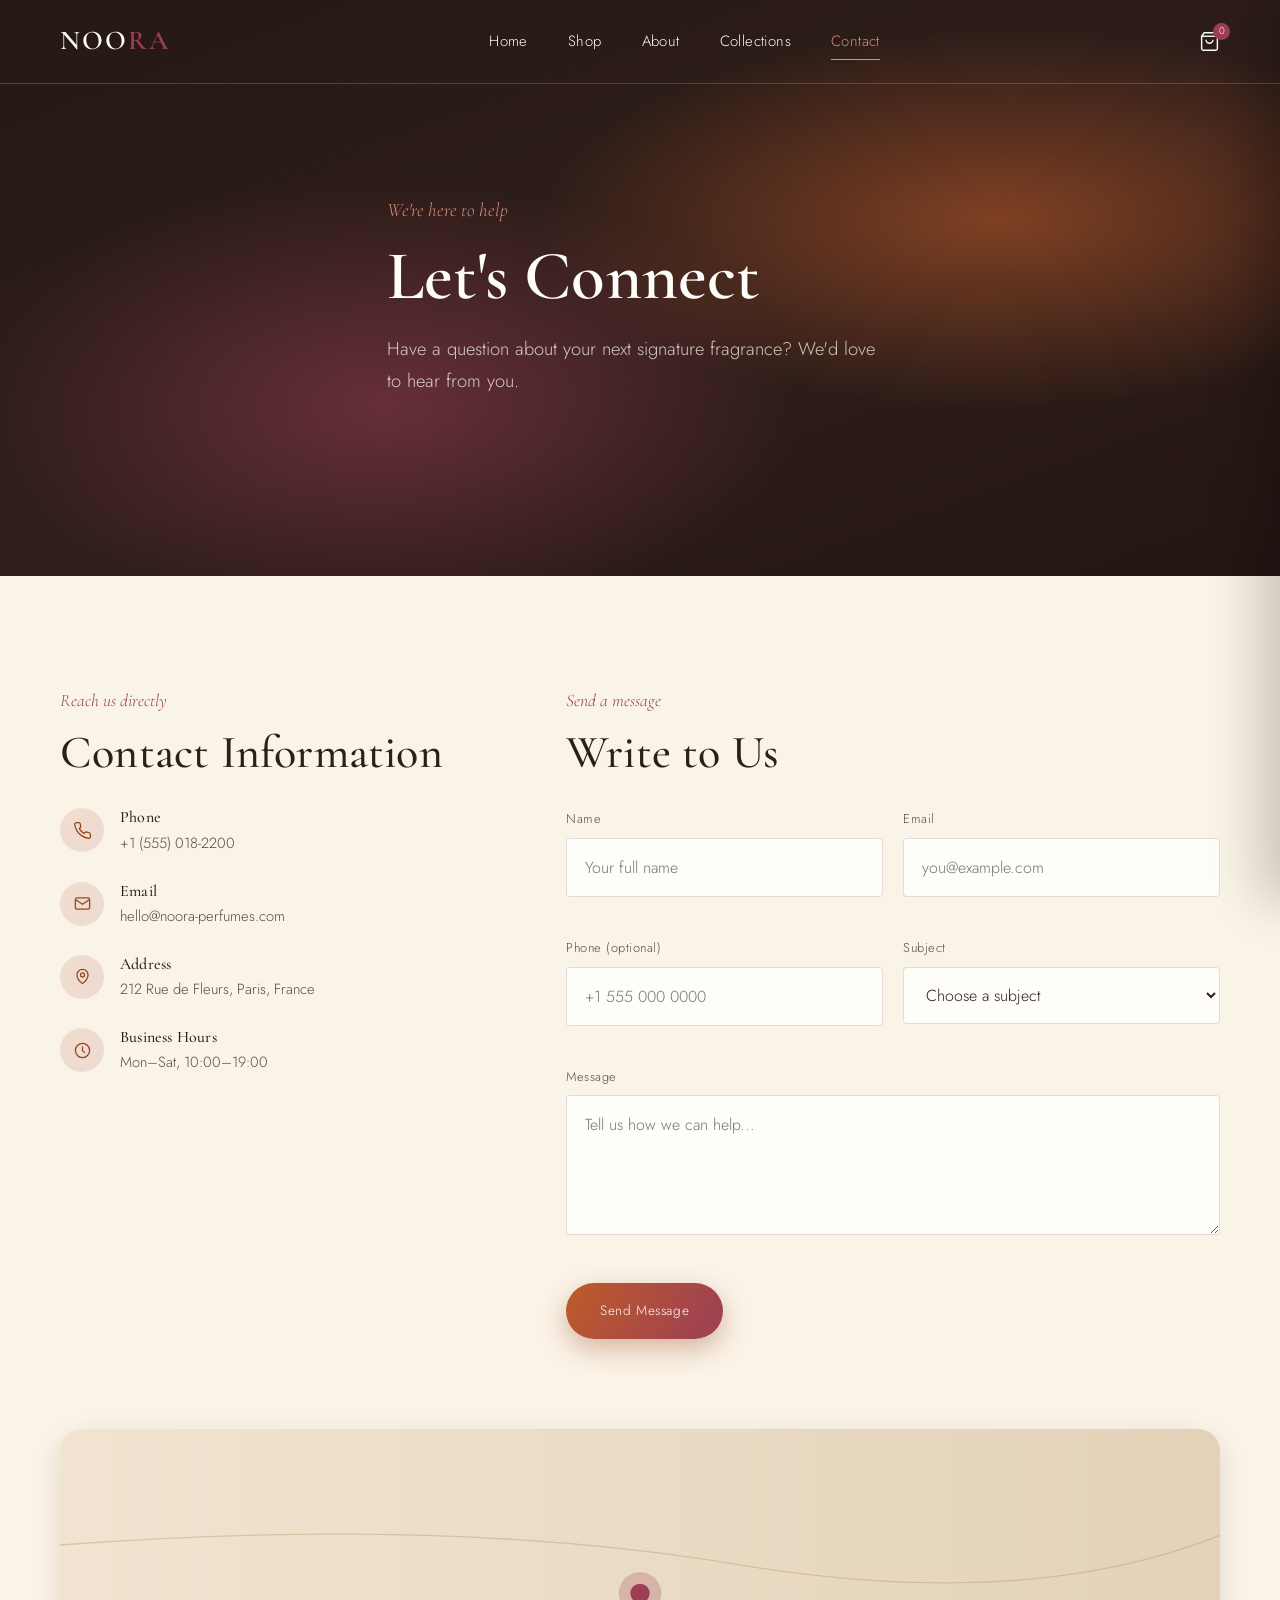
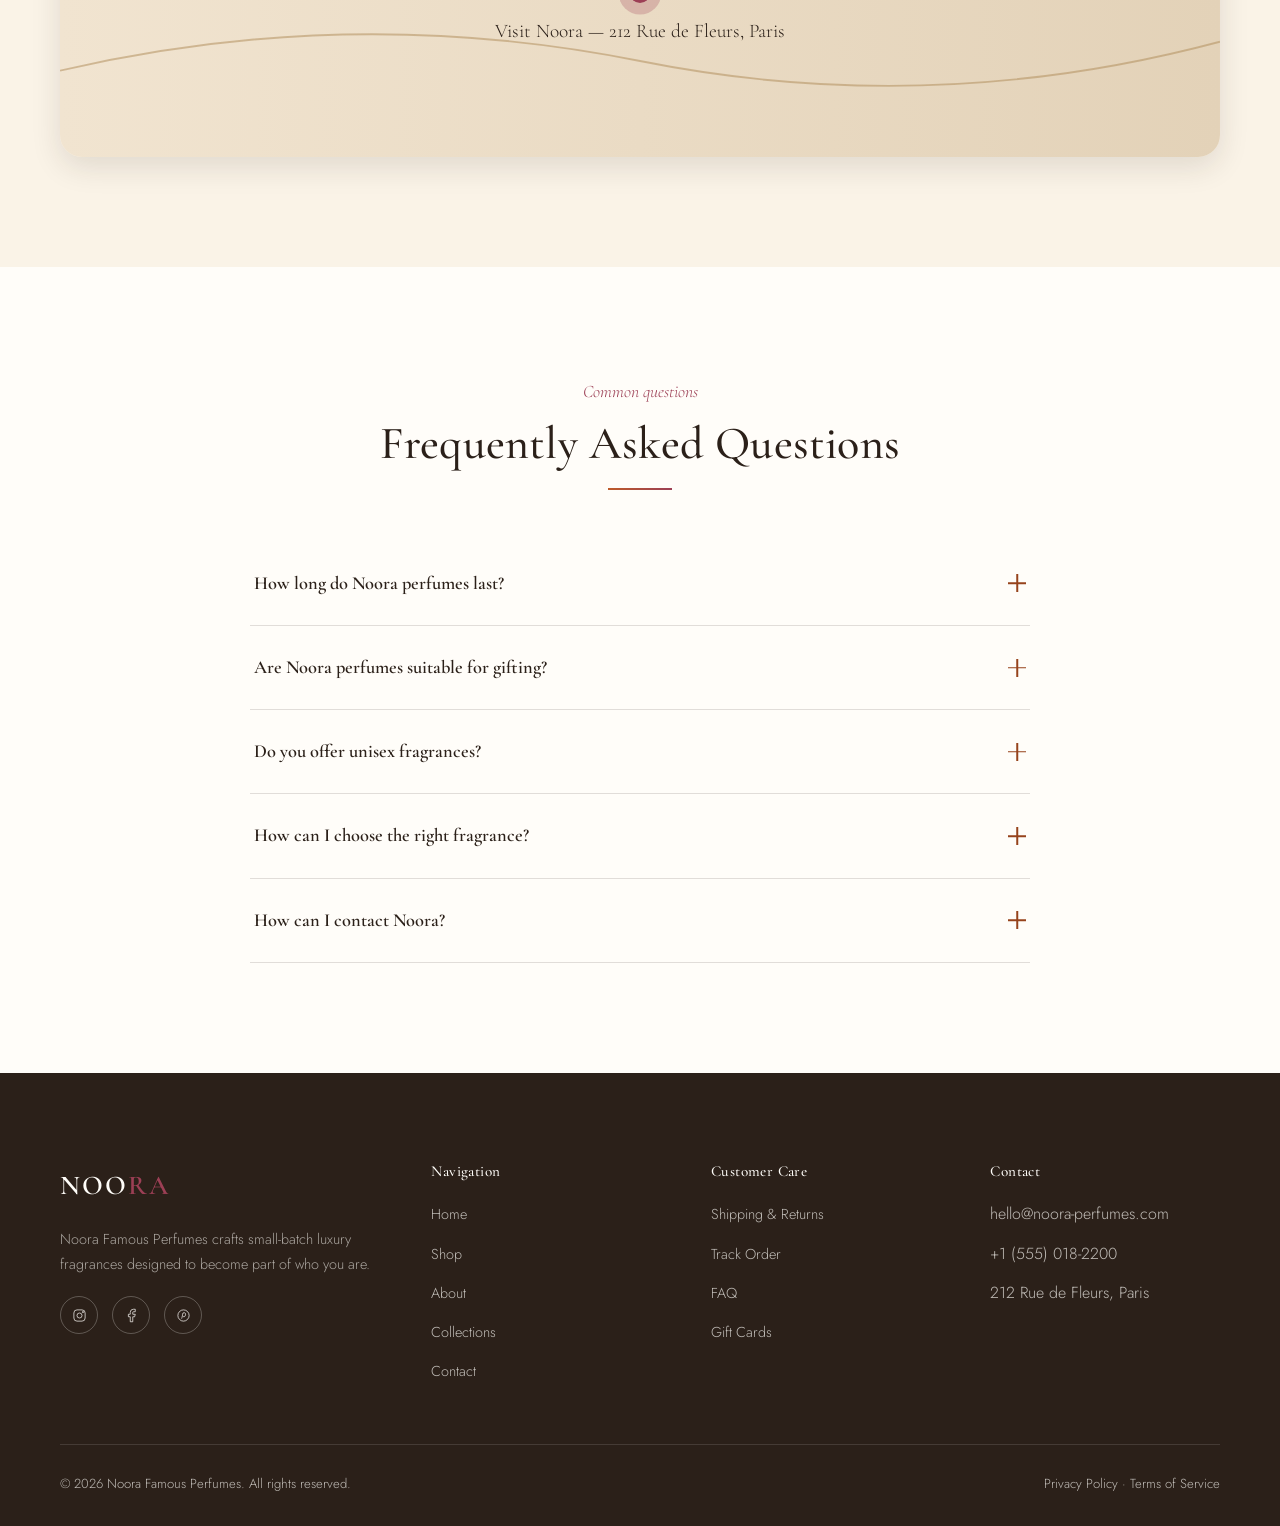
<file: contact.html>
<!DOCTYPE html>
<html lang="en">
<head>
<meta charset="UTF-8">
<meta name="viewport" content="width=device-width, initial-scale=1.0">
<title>Contact Noora | Let's Connect</title>
<meta name="description" content="Get in touch with Noora Famous Perfumes — visit our boutique, call us, or send a message about your next signature fragrance.">
<meta name="keywords" content="contact Noora perfumes, perfume boutique contact, fragrance customer support">
<meta property="og:title" content="Contact Noora | Let's Connect">
<meta property="og:description" content="Have a question about your next signature fragrance? We'd love to hear from you.">
<meta property="og:image" content="og-image.jpg">
<meta property="og:type" content="website">
<link rel="preconnect" href="https://fonts.googleapis.com">
<link href="https://fonts.googleapis.com/css2?family=Cormorant+Garamond:ital,wght@0,500;0,600;1,500&family=Jost:wght@300;400;500;600&display=swap" rel="stylesheet">
<link rel="stylesheet" href="style.css">
</head>
<body>

<header class="site-header" data-transparent="true">
  <div class="container">
    <a href="index.html" class="logo">NOO<span>RA</span></a>
    <nav class="main-nav" aria-label="Primary">
      <a href="index.html" class="nav-link">Home</a>
      <a href="shop.html" class="nav-link">Shop</a>
      <a href="about.html" class="nav-link">About</a>
      <a href="collections.html" class="nav-link">Collections</a>
      <a href="contact.html" class="nav-link active">Contact</a>
    </nav>
    <div class="header-actions">
      <button type="button" class="icon-btn cart-icon" aria-label="Open bag">
        <svg viewBox="0 0 24 24" fill="none" stroke="currentColor" stroke-width="1.6"><path d="M6 2 3 6v14a2 2 0 0 0 2 2h14a2 2 0 0 0 2-2V6l-3-4Z"/><path d="M3 6h18"/><path d="M16 10a4 4 0 0 1-8 0"/></svg>
        <span class="badge-count">0</span>
      </button>
      <button type="button" class="hamburger" aria-label="Open menu"><span></span><span></span><span></span></button>
    </div>
  </div>
</header>

<nav class="mobile-nav" aria-label="Mobile">
  <a href="index.html">Home</a>
  <a href="shop.html">Shop</a>
  <a href="about.html">About</a>
  <a href="collections.html">Collections</a>
  <a href="contact.html">Contact</a>
</nav>

<section class="page-hero">
  <div class="hero-bg"></div>
  <div class="hero-grain"></div>
  <div class="container">
    <span class="eyebrow">We're here to help</span>
    <h1>Let's Connect</h1>
    <p class="lede">Have a question about your next signature fragrance? We'd love to hear from you.</p>
  </div>
</section>

<section>
  <div class="container">
    <div class="contact-layout">
      <div class="reveal">
        <span class="section-tag">Reach us directly</span>
        <h2>Contact Information</h2>
        <div class="info-list">
          <div class="info-item">
            <div class="info-icon"><svg viewBox="0 0 24 24" fill="none" stroke="currentColor" stroke-width="1.6"><path d="M22 16.9v3a2 2 0 0 1-2.2 2 19.8 19.8 0 0 1-8.6-3.1 19.5 19.5 0 0 1-6-6 19.8 19.8 0 0 1-3.1-8.7A2 2 0 0 1 4.1 2h3a2 2 0 0 1 2 1.7c.1.9.3 1.8.6 2.7a2 2 0 0 1-.5 2.1L8 9.7a16 16 0 0 0 6 6l1.2-1.2a2 2 0 0 1 2.1-.5c.9.3 1.8.5 2.7.6a2 2 0 0 1 1.7 2Z"/></svg></div>
            <div><h4>Phone</h4><p>+1 (555) 018-2200</p></div>
          </div>
          <div class="info-item">
            <div class="info-icon"><svg viewBox="0 0 24 24" fill="none" stroke="currentColor" stroke-width="1.6"><rect x="3" y="5" width="18" height="14" rx="2"/><path d="m3 7 9 6 9-6"/></svg></div>
            <div><h4>Email</h4><p>hello@noora-perfumes.com</p></div>
          </div>
          <div class="info-item">
            <div class="info-icon"><svg viewBox="0 0 24 24" fill="none" stroke="currentColor" stroke-width="1.6"><path d="M12 21s-7-5.6-7-11a7 7 0 0 1 14 0c0 5.4-7 11-7 11Z"/><circle cx="12" cy="10" r="2.5"/></svg></div>
            <div><h4>Address</h4><p>212 Rue de Fleurs, Paris, France</p></div>
          </div>
          <div class="info-item">
            <div class="info-icon"><svg viewBox="0 0 24 24" fill="none" stroke="currentColor" stroke-width="1.6"><circle cx="12" cy="12" r="9"/><path d="M12 7v5l3 3"/></svg></div>
            <div><h4>Business Hours</h4><p>Mon–Sat, 10:00–19:00</p></div>
          </div>
        </div>
      </div>

      <div class="reveal">
        <span class="section-tag">Send a message</span>
        <h2>Write to Us</h2>
        <form class="contact-form" style="margin-top:30px;" novalidate>
          <div class="field-row">
            <div class="field-group">
              <label for="name">Name</label>
              <input type="text" id="name" placeholder="Your full name">
              <span class="field-error"></span>
            </div>
            <div class="field-group">
              <label for="email">Email</label>
              <input type="email" id="email" placeholder="you@example.com">
              <span class="field-error"></span>
            </div>
          </div>
          <div class="field-row">
            <div class="field-group">
              <label for="phone">Phone (optional)</label>
              <input type="tel" id="phone" placeholder="+1 555 000 0000">
              <span class="field-error"></span>
            </div>
            <div class="field-group">
              <label for="subject">Subject</label>
              <select id="subject">
                <option value="">Choose a subject</option>
                <option>Fragrance Advice</option>
                <option>Order Support</option>
                <option>Wholesale Inquiry</option>
                <option>Press &amp; Media</option>
                <option>Other</option>
              </select>
              <span class="field-error"></span>
            </div>
          </div>
          <div class="field-group">
            <label for="message">Message</label>
            <textarea id="message" placeholder="Tell us how we can help..."></textarea>
            <span class="field-error"></span>
          </div>
          <button type="submit" class="btn btn-primary">Send Message</button>

          <div class="form-success">
            <svg viewBox="0 0 24 24" width="22" height="22" fill="none" stroke="#BE5B29" stroke-width="2"><path d="M20 6 9 17l-5-5"/></svg>
            <span>Thank you! Your message has been received.</span>
          </div>
        </form>
      </div>
    </div>

    <div class="map-block reveal">
      <svg viewBox="0 0 1200 340" xmlns="http://www.w3.org/2000/svg" role="img" aria-label="Map placeholder showing Noora boutique location">
        <defs><linearGradient id="mapg" x1="0" y1="0" x2="1" y2="0"><stop offset="0%" stop-color="#F1E4D0"/><stop offset="100%" stop-color="#E3D2B8"/></linearGradient></defs>
        <rect width="1200" height="340" fill="url(#mapg)"/>
        <path d="M0 250 Q300 180 600 240 T1200 220" stroke="#AD8A56" stroke-width="2" fill="none" opacity="0.5"/>
        <path d="M0 120 Q400 90 700 140 T1200 110" stroke="#AD8A56" stroke-width="1.4" fill="none" opacity="0.35"/>
        <circle cx="600" cy="170" r="10" fill="#9C3F55"/>
        <circle cx="600" cy="170" r="22" fill="#9C3F55" opacity="0.25"/>
        <text x="600" y="215" text-anchor="middle" font-family="Cormorant Garamond, serif" font-size="20" fill="#2B2019">Visit Noora — 212 Rue de Fleurs, Paris</text>
      </svg>
    </div>
  </div>
</section>

<section class="section-alt">
  <div class="container">
    <div class="section-head center reveal">
      <span class="section-tag">Common questions</span>
      <h2>Frequently Asked Questions</h2>
      <hr class="rule center">
    </div>
    <div class="faq-list reveal">
      <div class="faq-item">
        <button type="button" class="faq-question">How long do Noora perfumes last?<span class="plus"></span></button>
        <div class="faq-answer"><p>Most Noora eau de parfum concentrations last 8–10 hours on skin, depending on your skin type and the fragrance family.</p></div>
      </div>
      <div class="faq-item">
        <button type="button" class="faq-question">Are Noora perfumes suitable for gifting?<span class="plus"></span></button>
        <div class="faq-answer"><p>Yes — every bottle arrives in a hand-finished box, ready to gift. We also offer gift wrapping at checkout.</p></div>
      </div>
      <div class="faq-item">
        <button type="button" class="faq-question">Do you offer unisex fragrances?<span class="plus"></span></button>
        <div class="faq-answer"><p>Yes, our Noora Unisex collection is built specifically around scents that move beyond gendered categories.</p></div>
      </div>
      <div class="faq-item">
        <button type="button" class="faq-question">How can I choose the right fragrance?<span class="plus"></span></button>
        <div class="faq-answer"><p>Try our fragrance discovery tool on the Collections page, or write to us directly — we're happy to recommend a starting point.</p></div>
      </div>
      <div class="faq-item">
        <button type="button" class="faq-question">How can I contact Noora?<span class="plus"></span></button>
        <div class="faq-answer"><p>Use the form above, email hello@noora-perfumes.com, or call +1 (555) 018-2200 during business hours.</p></div>
      </div>
    </div>
  </div>
</section>

<footer class="site-footer">
  <div class="container">
    <div class="footer-grid">
      <div class="footer-brand">
        <a href="index.html" class="logo">NOO<span>RA</span></a>
        <p>Noora Famous Perfumes crafts small-batch luxury fragrances designed to become part of who you are.</p>
        <div class="social-row">
          <a href="#" aria-label="Instagram"><svg viewBox="0 0 24 24" fill="none" stroke="currentColor" stroke-width="1.6"><rect x="3" y="3" width="18" height="18" rx="5"/><circle cx="12" cy="12" r="4"/><circle cx="17.5" cy="6.5" r="1"/></svg></a>
          <a href="#" aria-label="Facebook"><svg viewBox="0 0 24 24" fill="none" stroke="currentColor" stroke-width="1.6"><path d="M18 2h-3a5 5 0 0 0-5 5v3H7v4h3v8h4v-8h3l1-4h-4V7a1 1 0 0 1 1-1h3Z"/></svg></a>
          <a href="#" aria-label="Pinterest"><svg viewBox="0 0 24 24" fill="none" stroke="currentColor" stroke-width="1.6"><circle cx="12" cy="12" r="9"/><path d="M9 17c1-3 1.5-5.5 1.5-7A2.5 2.5 0 0 1 13 7.5c1.4 0 2.3 1 2.3 2.6 0 1.6-1 4-2.7 4-.7 0-1.2-.5-1-1.2"/></svg></a>
        </div>
      </div>
      <div class="footer-col">
        <h4>Navigation</h4>
        <ul><li><a href="index.html">Home</a></li><li><a href="shop.html">Shop</a></li><li><a href="about.html">About</a></li><li><a href="collections.html">Collections</a></li><li><a href="contact.html">Contact</a></li></ul>
      </div>
      <div class="footer-col">
        <h4>Customer Care</h4>
        <ul><li><a href="contact.html">Shipping &amp; Returns</a></li><li><a href="contact.html">Track Order</a></li><li><a href="contact.html">FAQ</a></li><li><a href="contact.html">Gift Cards</a></li></ul>
      </div>
      <div class="footer-col">
        <h4>Contact</h4>
        <ul><li>hello@noora-perfumes.com</li><li>+1 (555) 018-2200</li><li>212 Rue de Fleurs, Paris</li></ul>
      </div>
    </div>
    <div class="footer-bottom">
      <span>© 2026 Noora Famous Perfumes. All rights reserved.</span>
      <span>Privacy Policy · Terms of Service</span>
    </div>
  </div>
</footer>

<div class="cart-overlay"></div>
<div class="cart-drawer">
  <div class="cart-head"><h3>Your Bag</h3><button type="button" class="cart-close" aria-label="Close bag"><svg viewBox="0 0 24 24" fill="none" stroke="currentColor" stroke-width="1.8"><path d="M18 6 6 18M6 6l12 12"/></svg></button></div>
  <div class="cart-items"></div>
  <div class="cart-foot">
    <div class="cart-total-row"><span>Total</span><span class="cart-total-val">$0.00</span></div>
    <button type="button" class="btn btn-primary btn-block checkout-btn">Checkout</button>
  </div>
</div>

<button type="button" class="back-to-top" aria-label="Back to top"><svg viewBox="0 0 24 24" fill="none" stroke="currentColor" stroke-width="2"><path d="M12 19V5M5 12l7-7 7 7"/></svg></button>

<script src="script.js"></script>
</body>
</html>
</file>
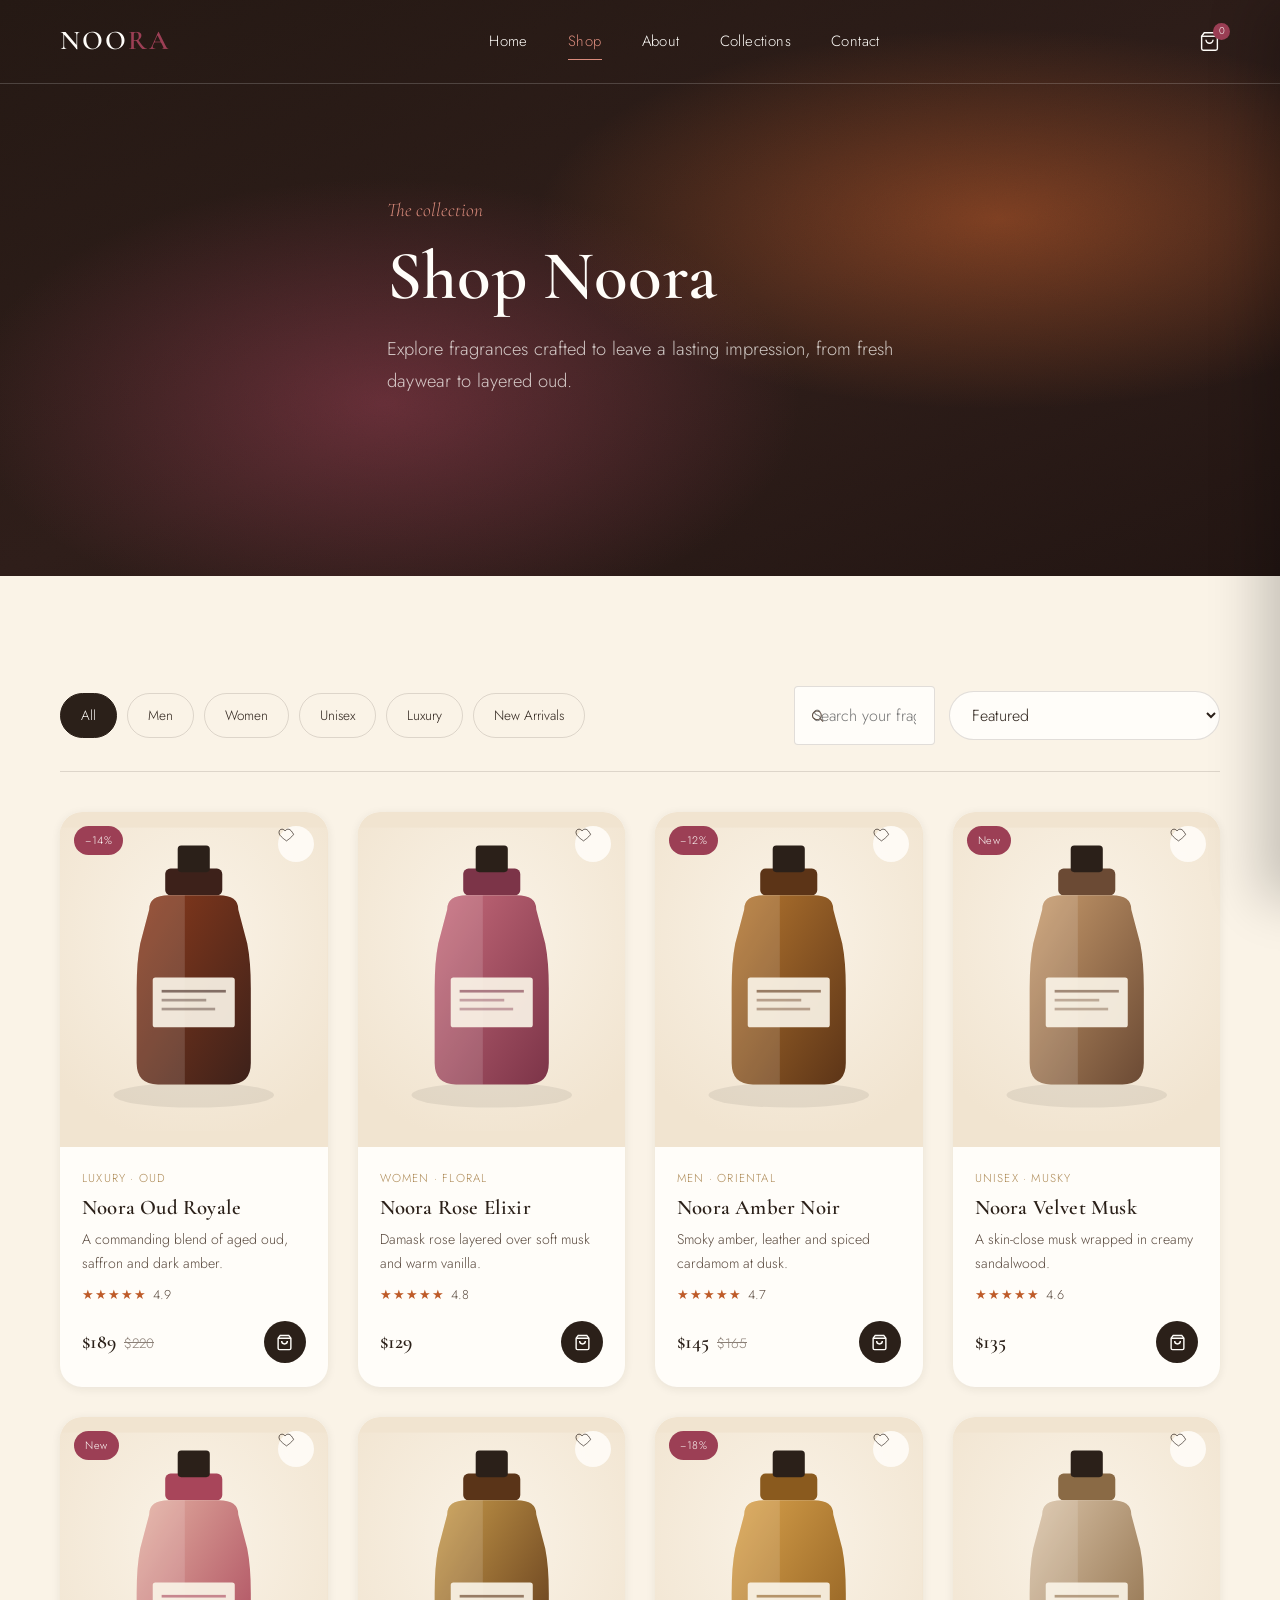
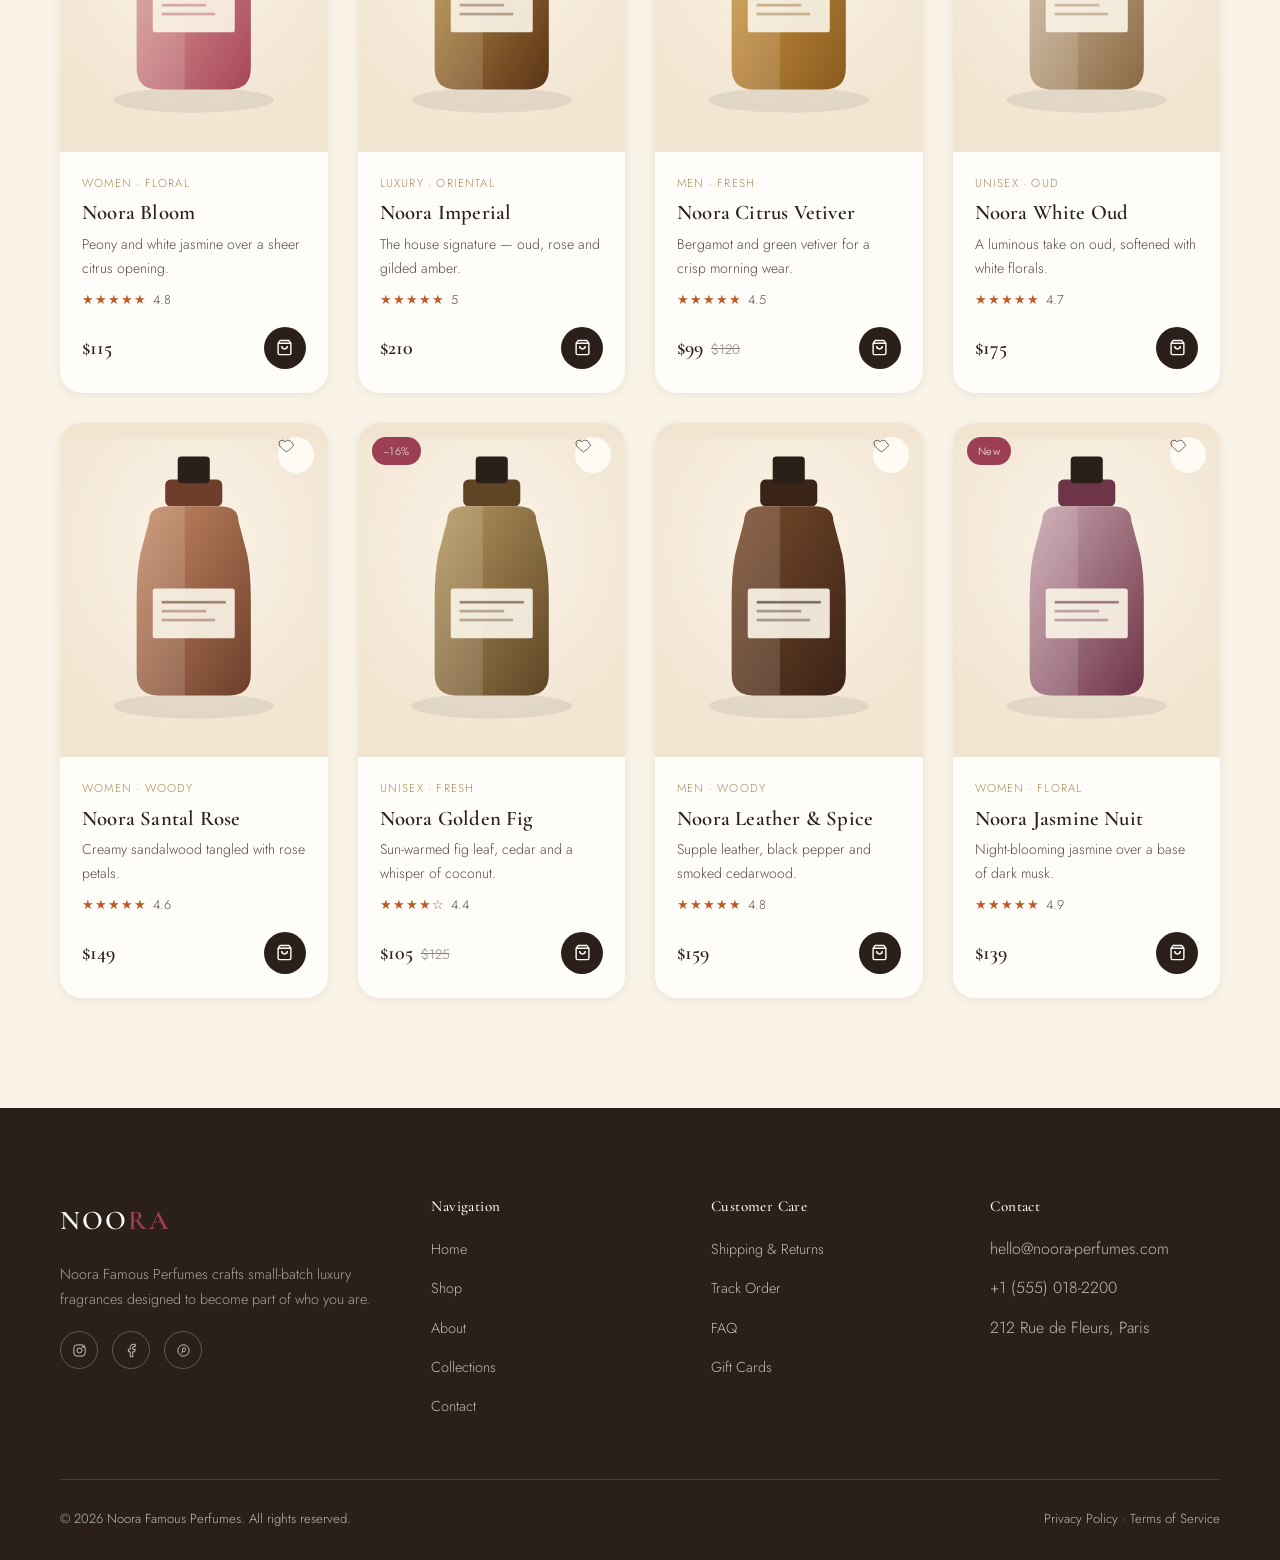
<file: shop.html>
<!DOCTYPE html>
<html lang="en">
<head>
<meta charset="UTF-8">
<meta name="viewport" content="width=device-width, initial-scale=1.0">
<title>Shop Noora | Luxury Perfume Collection</title>
<meta name="description" content="Shop the full Noora Famous Perfumes collection — filter by men, women, unisex and luxury fragrances, search by name, and sort by price or rating.">
<meta name="keywords" content="shop perfume, luxury fragrance shop, Noora perfumes, buy perfume online">
<meta property="og:title" content="Shop Noora | Luxury Perfume Collection">
<meta property="og:description" content="Explore fragrances crafted to leave a lasting impression.">
<meta property="og:image" content="og-image.jpg">
<meta property="og:type" content="website">
<link rel="preconnect" href="https://fonts.googleapis.com">
<link href="https://fonts.googleapis.com/css2?family=Cormorant+Garamond:ital,wght@0,500;0,600;1,500&family=Jost:wght@300;400;500;600&display=swap" rel="stylesheet">
<link rel="stylesheet" href="style.css">
</head>
<body>

<header class="site-header" data-transparent="true">
  <div class="container">
    <a href="index.html" class="logo">NOO<span>RA</span></a>
    <nav class="main-nav" aria-label="Primary">
      <a href="index.html" class="nav-link">Home</a>
      <a href="shop.html" class="nav-link active">Shop</a>
      <a href="about.html" class="nav-link">About</a>
      <a href="collections.html" class="nav-link">Collections</a>
      <a href="contact.html" class="nav-link">Contact</a>
    </nav>
    <div class="header-actions">
      <button type="button" class="icon-btn cart-icon" aria-label="Open bag">
        <svg viewBox="0 0 24 24" fill="none" stroke="currentColor" stroke-width="1.6"><path d="M6 2 3 6v14a2 2 0 0 0 2 2h14a2 2 0 0 0 2-2V6l-3-4Z"/><path d="M3 6h18"/><path d="M16 10a4 4 0 0 1-8 0"/></svg>
        <span class="badge-count">0</span>
      </button>
      <button type="button" class="hamburger" aria-label="Open menu"><span></span><span></span><span></span></button>
    </div>
  </div>
</header>

<nav class="mobile-nav" aria-label="Mobile">
  <a href="index.html">Home</a>
  <a href="shop.html">Shop</a>
  <a href="about.html">About</a>
  <a href="collections.html">Collections</a>
  <a href="contact.html">Contact</a>
</nav>

<section class="page-hero">
  <div class="hero-bg"></div>
  <div class="hero-grain"></div>
  <div class="container">
    <span class="eyebrow">The collection</span>
    <h1>Shop Noora</h1>
    <p class="lede">Explore fragrances crafted to leave a lasting impression, from fresh daywear to layered oud.</p>
  </div>
</section>

<section>
  <div class="container">
    <div class="shop-toolbar reveal">
      <div class="filter-row">
        <button type="button" class="filter-btn is-active" data-category="All">All</button>
        <button type="button" class="filter-btn" data-category="Men">Men</button>
        <button type="button" class="filter-btn" data-category="Women">Women</button>
        <button type="button" class="filter-btn" data-category="Unisex">Unisex</button>
        <button type="button" class="filter-btn" data-category="Luxury">Luxury</button>
        <button type="button" class="filter-btn" data-category="New Arrivals">New Arrivals</button>
      </div>
      <div class="search-sort">
        <div class="search-box">
          <svg viewBox="0 0 24 24" fill="none" stroke="currentColor" stroke-width="1.8"><circle cx="11" cy="11" r="7"/><path d="m21 21-4.3-4.3"/></svg>
          <input type="text" placeholder="Search your fragrance...">
        </div>
        <select class="sort-select">
          <option>Featured</option>
          <option>Price Low to High</option>
          <option>Price High to Low</option>
          <option>Best Rated</option>
        </select>
      </div>
    </div>

    <div class="product-grid" data-shop-grid></div>
    <p class="results-empty">No fragrances match your search — try a different name or fragrance family.</p>
  </div>
</section>

<footer class="site-footer">
  <div class="container">
    <div class="footer-grid">
      <div class="footer-brand">
        <a href="index.html" class="logo">NOO<span>RA</span></a>
        <p>Noora Famous Perfumes crafts small-batch luxury fragrances designed to become part of who you are.</p>
        <div class="social-row">
          <a href="#" aria-label="Instagram"><svg viewBox="0 0 24 24" fill="none" stroke="currentColor" stroke-width="1.6"><rect x="3" y="3" width="18" height="18" rx="5"/><circle cx="12" cy="12" r="4"/><circle cx="17.5" cy="6.5" r="1"/></svg></a>
          <a href="#" aria-label="Facebook"><svg viewBox="0 0 24 24" fill="none" stroke="currentColor" stroke-width="1.6"><path d="M18 2h-3a5 5 0 0 0-5 5v3H7v4h3v8h4v-8h3l1-4h-4V7a1 1 0 0 1 1-1h3Z"/></svg></a>
          <a href="#" aria-label="Pinterest"><svg viewBox="0 0 24 24" fill="none" stroke="currentColor" stroke-width="1.6"><circle cx="12" cy="12" r="9"/><path d="M9 17c1-3 1.5-5.5 1.5-7A2.5 2.5 0 0 1 13 7.5c1.4 0 2.3 1 2.3 2.6 0 1.6-1 4-2.7 4-.7 0-1.2-.5-1-1.2"/></svg></a>
        </div>
      </div>
      <div class="footer-col">
        <h4>Navigation</h4>
        <ul><li><a href="index.html">Home</a></li><li><a href="shop.html">Shop</a></li><li><a href="about.html">About</a></li><li><a href="collections.html">Collections</a></li><li><a href="contact.html">Contact</a></li></ul>
      </div>
      <div class="footer-col">
        <h4>Customer Care</h4>
        <ul><li><a href="contact.html">Shipping &amp; Returns</a></li><li><a href="contact.html">Track Order</a></li><li><a href="contact.html">FAQ</a></li><li><a href="contact.html">Gift Cards</a></li></ul>
      </div>
      <div class="footer-col">
        <h4>Contact</h4>
        <ul><li>hello@noora-perfumes.com</li><li>+1 (555) 018-2200</li><li>212 Rue de Fleurs, Paris</li></ul>
      </div>
    </div>
    <div class="footer-bottom">
      <span>© 2026 Noora Famous Perfumes. All rights reserved.</span>
      <span>Privacy Policy · Terms of Service</span>
    </div>
  </div>
</footer>

<div class="cart-overlay"></div>
<div class="cart-drawer">
  <div class="cart-head"><h3>Your Bag</h3><button type="button" class="cart-close" aria-label="Close bag"><svg viewBox="0 0 24 24" fill="none" stroke="currentColor" stroke-width="1.8"><path d="M18 6 6 18M6 6l12 12"/></svg></button></div>
  <div class="cart-items"></div>
  <div class="cart-foot">
    <div class="cart-total-row"><span>Total</span><span class="cart-total-val">$0.00</span></div>
    <button type="button" class="btn btn-primary btn-block checkout-btn">Checkout</button>
  </div>
</div>

<button type="button" class="back-to-top" aria-label="Back to top"><svg viewBox="0 0 24 24" fill="none" stroke="currentColor" stroke-width="2"><path d="M12 19V5M5 12l7-7 7 7"/></svg></button>

<script src="script.js"></script>
</body>
</html>
</file>
<file: style.css>
/* ==========================================================================
   NOORA FAMOUS PERFUMES — GLOBAL STYLESHEET
   1. Reset            7. Product Cards
   2. Variables         8. Sections
   3. Typography        9. Forms
   4. Header            10. Footer
   5. Hero              11. Animations
   6. Buttons           12. Responsive
   ========================================================================== */

/* ---------------------------------- 1. RESET ---------------------------------- */
*, *::before, *::after { box-sizing: border-box; margin: 0; padding: 0; }
html { scroll-behavior: smooth; }
img, svg { display: block; max-width: 100%; }
a { text-decoration: none; color: inherit; }
ul, ol { list-style: none; }
button, input, textarea, select { font: inherit; color: inherit; border: none; background: none; }
button { cursor: pointer; }

@media (prefers-reduced-motion: reduce) {
  html { scroll-behavior: auto; }
  *, *::before, *::after { animation-duration: 0.001ms !important; animation-iteration-count: 1 !important; transition-duration: 0.001ms !important; }
}

/* ---------------------------------- 2. VARIABLES ---------------------------------- */
:root {
  /* core palette — burnt orange + deep rose, kept dusky and warm rather than bright */
  --cream:        #FAF3E7;
  --cream-deep:   #F1E4D0;
  --ink:          #2B2019;
  --ink-soft:     #5A4A3F;
  --orange:       #BE5B29;
  --orange-deep:  #96431C;
  --rose:         #9C3F55;
  --rose-light:   #D98B7C;
  --gold:         #AD8A56;
  --line:         rgba(43, 32, 25, 0.14);
  --white:        #FFFDF9;

  --grad-warm: linear-gradient(120deg, var(--orange) 0%, var(--rose) 100%);
  --grad-soft: linear-gradient(120deg, rgba(190,91,41,0.14) 0%, rgba(156,63,85,0.14) 100%);

  --font-display: 'Cormorant Garamond', 'Georgia', serif;
  --font-body: 'Jost', 'Helvetica Neue', Arial, sans-serif;

  --shadow-sm: 0 2px 10px rgba(43, 32, 25, 0.08);
  --shadow-md: 0 10px 30px rgba(43, 32, 25, 0.12);
  --shadow-lg: 0 24px 60px rgba(43, 32, 25, 0.18);

  --radius-sm: 4px;
  --radius-md: 10px;
  --radius-lg: 22px;

  --header-h: 84px;
  --container: 1240px;
}

/* ---------------------------------- 3. TYPOGRAPHY ---------------------------------- */
body {
  font-family: var(--font-body);
  background: var(--cream);
  color: var(--ink);
  font-weight: 300;
  line-height: 1.7;
  font-size: 16px;
  -webkit-font-smoothing: antialiased;
  overflow-x: hidden;
}

h1, h2, h3, h4 {
  font-family: var(--font-display);
  font-weight: 500;
  color: var(--ink);
  line-height: 1.14;
  letter-spacing: 0.2px;
}

h1 { font-size: clamp(2.6rem, 5.4vw, 4.6rem); font-weight: 600; }
h2 { font-size: clamp(2rem, 3.6vw, 3rem); }
h3 { font-size: clamp(1.35rem, 2vw, 1.7rem); }
h4 { font-size: 1.15rem; }

p { max-width: 62ch; color: var(--ink-soft); }
.lede { font-size: 1.15rem; color: var(--ink-soft); max-width: 46ch; }

.container { max-width: var(--container); margin: 0 auto; padding: 0 40px; }

.section-head { max-width: 640px; margin-bottom: 52px; }
.section-head.center { margin-left: auto; margin-right: auto; text-align: center; }
.section-tag {
  font-family: var(--font-display);
  font-style: italic;
  color: var(--rose);
  font-size: 1.1rem;
  display: block;
  margin-bottom: 10px;
}

.rule {
  width: 64px;
  height: 2px;
  background: var(--grad-warm);
  border: none;
  margin: 18px 0;
}
.rule.center { margin-left: auto; margin-right: auto; }

/* ---------------------------------- 4. HEADER ---------------------------------- */
.site-header {
  position: fixed;
  top: 0; left: 0; right: 0;
  z-index: 500;
  height: var(--header-h);
  display: flex;
  align-items: center;
  transition: background 0.4s ease, box-shadow 0.4s ease, height 0.35s ease, border-color 0.4s ease;
  border-bottom: 1px solid transparent;
}
.site-header .container { display: flex; align-items: center; justify-content: space-between; width: 100%; }

.site-header.is-solid {
  background: rgba(250, 243, 231, 0.92);
  backdrop-filter: blur(14px);
  -webkit-backdrop-filter: blur(14px);
  box-shadow: var(--shadow-sm);
  border-color: var(--line);
  height: 72px;
}
.site-header.is-transparent .logo,
.site-header.is-transparent .nav-link,
.site-header.is-transparent .icon-btn { color: var(--white); }
.site-header.is-transparent { border-color: rgba(255,255,255,0.18); }

.logo {
  font-family: var(--font-display);
  font-size: 1.7rem;
  letter-spacing: 2px;
  font-weight: 600;
  color: var(--ink);
  transition: color 0.4s ease;
}
.logo span { color: var(--rose); }

.main-nav { display: flex; gap: 40px; }
.nav-link {
  font-size: 0.93rem;
  letter-spacing: 0.4px;
  color: var(--ink);
  position: relative;
  padding: 6px 0;
  transition: color 0.3s ease;
}
.nav-link::after {
  content: '';
  position: absolute;
  left: 0; bottom: 0;
  width: 0; height: 1px;
  background: currentColor;
  transition: width 0.3s ease;
}
.nav-link:hover::after, .nav-link.active::after { width: 100%; }
.nav-link.active { color: var(--orange); }
.site-header.is-transparent .nav-link.active { color: var(--rose-light); }

.header-actions { display: flex; align-items: center; gap: 22px; }
.icon-btn {
  position: relative;
  display: inline-flex;
  align-items: center;
  justify-content: center;
  color: var(--ink);
  transition: color 0.3s ease, transform 0.3s ease;
}
.icon-btn:hover { transform: translateY(-2px); }
.icon-btn svg { width: 21px; height: 21px; }
.badge-count {
  position: absolute;
  top: -8px; right: -10px;
  background: var(--rose);
  color: var(--white);
  font-size: 0.62rem;
  font-family: var(--font-body);
  width: 17px; height: 17px;
  border-radius: 50%;
  display: flex; align-items: center; justify-content: center;
}

.hamburger {
  display: none;
  flex-direction: column;
  gap: 5px;
  width: 26px;
}
.hamburger span {
  height: 1.5px;
  width: 100%;
  background: currentColor;
  transition: transform 0.3s ease, opacity 0.3s ease;
}
.hamburger.is-open span:nth-child(1) { transform: translateY(6.5px) rotate(45deg); }
.hamburger.is-open span:nth-child(2) { opacity: 0; }
.hamburger.is-open span:nth-child(3) { transform: translateY(-6.5px) rotate(-45deg); }

.mobile-nav {
  position: fixed;
  inset: 0;
  background: var(--cream);
  z-index: 490;
  display: flex;
  flex-direction: column;
  align-items: center;
  justify-content: center;
  gap: 30px;
  transform: translateY(-100%);
  transition: transform 0.45s cubic-bezier(.77,0,.18,1);
}
.mobile-nav.is-open { transform: translateY(0); }
.mobile-nav a { font-family: var(--font-display); font-size: 2rem; color: var(--ink); }

/* ---------------------------------- 5. HERO ---------------------------------- */
.hero {
  position: relative;
  min-height: 100vh;
  display: flex;
  align-items: center;
  background: var(--ink);
  overflow: hidden;
}
.hero-bg {
  position: absolute; inset: 0;
  background:
    radial-gradient(ellipse 60% 55% at 78% 38%, rgba(190,91,41,0.55), transparent 60%),
    radial-gradient(ellipse 50% 60% at 30% 70%, rgba(156,63,85,0.5), transparent 65%),
    linear-gradient(160deg, #241813 0%, #2E1D19 55%, #221512 100%);
}
.hero-grain { position: absolute; inset: 0; opacity: 0.05; mix-blend-mode: overlay;
  background-image: url("data:image/svg+xml,%3Csvg xmlns='http://www.w3.org/2000/svg' width='120' height='120'%3E%3Cfilter id='n'%3E%3CfeTurbulence type='fractalNoise' baseFrequency='0.9' numOctaves='2' stitchTiles='stitch'/%3E%3C/filter%3E%3Crect width='100%25' height='100%25' filter='url(%23n)'/%3E%3C/svg%3E");
}
.hero .container {
  position: relative;
  z-index: 2;
  display: grid;
  grid-template-columns: 1.05fr 0.85fr;
  align-items: center;
  gap: 40px;
  padding-top: var(--header-h);
}
.hero-badge {
  display: inline-flex;
  align-items: center;
  gap: 10px;
  font-size: 0.72rem;
  letter-spacing: 2.5px;
  color: var(--rose-light);
  border: 1px solid rgba(217,139,124,0.4);
  padding: 9px 18px;
  border-radius: 40px;
  margin-bottom: 26px;
}
.hero-badge::before { content: ''; width: 6px; height: 6px; border-radius: 50%; background: var(--orange); }

.hero h1 { color: var(--white); }
.hero h1 em { font-style: italic; color: var(--rose-light); }
.hero .lede { color: rgba(255,253,249,0.78); margin: 22px 0 36px; font-size: 1.18rem; }

.hero-ctas { display: flex; gap: 18px; flex-wrap: wrap; }

.hero-visual { position: relative; display: flex; justify-content: center; align-items: center; }
.hero-visual svg { width: 100%; max-width: 420px; filter: drop-shadow(0 30px 60px rgba(0,0,0,0.5)); }

.scroll-cue {
  position: absolute;
  bottom: 34px; left: 50%;
  transform: translateX(-50%);
  z-index: 2;
  color: rgba(255,253,249,0.6);
  font-size: 0.72rem;
  letter-spacing: 2px;
  display: flex;
  flex-direction: column;
  align-items: center;
  gap: 10px;
}
.scroll-cue .line { width: 1px; height: 34px; background: rgba(255,253,249,0.4); overflow: hidden; }
.scroll-cue .line::after {
  content: ''; display: block; width: 100%; height: 40%;
  background: var(--rose-light);
  animation: scrollcue 1.8s ease-in-out infinite;
}
@keyframes scrollcue { 0% { transform: translateY(-100%);} 100% { transform: translateY(250%);} }

/* page hero (inner pages, shorter) */
.page-hero {
  position: relative;
  min-height: 62vh;
  display: flex;
  align-items: flex-end;
  background:
    radial-gradient(ellipse 70% 60% at 75% 20%, rgba(190,91,41,0.5), transparent 60%),
    radial-gradient(ellipse 60% 60% at 20% 85%, rgba(156,63,85,0.45), transparent 65%),
    linear-gradient(160deg, #241813 0%, #2E1D19 55%, #221512 100%);
  overflow: hidden;
}
.page-hero .container { position: relative; z-index: 2; padding-top: var(--header-h); padding-bottom: 70px; }
.page-hero .eyebrow { color: var(--rose-light); font-family: var(--font-display); font-style: italic; font-size: 1.2rem; }
.page-hero h1 { color: var(--white); margin-top: 10px; }
.page-hero p { color: rgba(255,253,249,0.75); margin-top: 18px; }

/* ---------------------------------- 6. BUTTONS ---------------------------------- */
.btn {
  display: inline-flex;
  align-items: center;
  gap: 10px;
  font-size: 0.85rem;
  letter-spacing: 0.6px;
  padding: 16px 34px;
  border-radius: 40px;
  transition: transform 0.3s ease, box-shadow 0.3s ease, background 0.3s ease, color 0.3s ease;
  white-space: nowrap;
}
.btn-primary {
  background: var(--grad-warm);
  color: var(--white);
  box-shadow: 0 10px 26px rgba(150,67,28,0.35);
}
.btn-primary:hover { transform: translateY(-3px); box-shadow: 0 16px 34px rgba(150,67,28,0.45); }

.btn-outline {
  border: 1px solid rgba(255,253,249,0.5);
  color: var(--white);
}
.btn-outline:hover { background: rgba(255,253,249,0.1); transform: translateY(-3px); }

.btn-dark {
  border: 1px solid var(--ink);
  color: var(--ink);
}
.btn-dark:hover { background: var(--ink); color: var(--white); transform: translateY(-3px); }

.btn-block { width: 100%; justify-content: center; }
.btn[disabled] { opacity: 0.5; cursor: not-allowed; transform: none !important; }

.text-link {
  font-size: 0.85rem;
  letter-spacing: 0.4px;
  border-bottom: 1px solid var(--line);
  padding-bottom: 3px;
  transition: border-color 0.3s ease, color 0.3s ease;
}
.text-link:hover { border-color: var(--orange); color: var(--orange); }

/* ---------------------------------- 7. PRODUCT CARDS ---------------------------------- */
.product-grid {
  display: grid;
  grid-template-columns: repeat(4, 1fr);
  gap: 30px;
}
.product-card {
  background: var(--white);
  border-radius: var(--radius-lg);
  overflow: hidden;
  box-shadow: var(--shadow-sm);
  transition: box-shadow 0.4s ease, transform 0.4s ease;
  display: flex;
  flex-direction: column;
}
.product-card:hover { box-shadow: var(--shadow-lg); transform: translateY(-6px); }

.product-media {
  position: relative;
  aspect-ratio: 4 / 5;
  overflow: hidden;
  background: var(--cream-deep);
}
.product-media svg { position: absolute; inset: 0; width: 100%; height: 100%; transition: transform 0.6s cubic-bezier(.2,.8,.2,1); }
.product-card:hover .product-media svg { transform: scale(1.08) rotate(-1deg); }

.wishlist-btn {
  position: absolute;
  top: 14px; right: 14px;
  width: 36px; height: 36px;
  border-radius: 50%;
  background: rgba(255,253,249,0.85);
  backdrop-filter: blur(4px);
  display: flex; align-items: center; justify-content: center;
  z-index: 3;
  transition: transform 0.25s ease, background 0.25s ease;
}
.wishlist-btn svg { width: 17px; height: 17px; stroke: var(--ink); fill: none; transition: fill 0.25s ease, stroke 0.25s ease; }
.wishlist-btn:hover { transform: scale(1.1); }
.wishlist-btn.is-active svg { fill: var(--rose); stroke: var(--rose); }

.discount-badge {
  position: absolute;
  top: 14px; left: 14px;
  background: var(--rose);
  color: var(--white);
  font-size: 0.68rem;
  letter-spacing: 0.5px;
  padding: 5px 11px;
  border-radius: 30px;
  z-index: 3;
}

.product-info { padding: 22px 22px 24px; display: flex; flex-direction: column; gap: 8px; flex: 1; }
.product-category { font-size: 0.72rem; letter-spacing: 1.2px; color: var(--gold); text-transform: uppercase; }
.product-name { font-family: var(--font-display); font-size: 1.3rem; font-weight: 600; }
.product-desc { font-size: 0.88rem; color: var(--ink-soft); flex: 1; }

.product-rating { display: flex; align-items: center; gap: 6px; font-size: 0.8rem; color: var(--ink-soft); }
.product-rating .stars { color: var(--orange); letter-spacing: 1px; }

.product-footer { display: flex; align-items: center; justify-content: space-between; margin-top: 8px; }
.price-row { display: flex; align-items: baseline; gap: 8px; }
.price { font-family: var(--font-display); font-size: 1.25rem; font-weight: 600; color: var(--ink); }
.price-old { font-size: 0.85rem; color: var(--ink-soft); text-decoration: line-through; opacity: 0.7; }

.add-cart-btn {
  width: 42px; height: 42px;
  border-radius: 50%;
  background: var(--ink);
  color: var(--white);
  display: flex; align-items: center; justify-content: center;
  transition: background 0.3s ease, transform 0.3s ease;
  flex-shrink: 0;
}
.add-cart-btn:hover { background: var(--orange); transform: rotate(90deg); }
.add-cart-btn svg { width: 17px; height: 17px; }

/* ---------------------------------- 8. SECTIONS ---------------------------------- */
section { padding: 110px 0; position: relative; }
.section-alt { background: var(--white); }

.reveal { opacity: 0; transform: translateY(28px); transition: opacity 0.8s cubic-bezier(.2,.7,.2,1), transform 0.8s cubic-bezier(.2,.7,.2,1); }
.reveal.is-visible { opacity: 1; transform: translateY(0); }

.category-grid { display: grid; grid-template-columns: repeat(4, 1fr); gap: 24px; }
.category-card {
  position: relative;
  border-radius: var(--radius-lg);
  overflow: hidden;
  aspect-ratio: 3/4;
  display: flex; align-items: flex-end;
  padding: 30px;
  color: var(--white);
  isolation: isolate;
}
.category-card svg.cat-bg { position: absolute; inset: 0; width: 100%; height: 100%; z-index: -2; }
.category-card::after { content:''; position:absolute; inset:0; background: linear-gradient(0deg, rgba(20,12,9,0.75) 0%, rgba(20,12,9,0.05) 55%); z-index: -1; }
.category-card h3 { color: var(--white); }
.category-card span { font-size: 0.8rem; letter-spacing: 1px; color: var(--rose-light); margin-top: 4px; display: block; }
.category-card { transition: transform 0.5s ease; }
.category-card:hover { transform: translateY(-6px); }

.feature-grid { display: grid; grid-template-columns: repeat(4, 1fr); gap: 28px; }
.feature-card { padding: 8px 4px; }
.feature-icon {
  width: 58px; height: 58px;
  border-radius: 50%;
  background: var(--grad-soft);
  display: flex; align-items: center; justify-content: center;
  margin-bottom: 22px;
}
.feature-icon svg { width: 26px; height: 26px; stroke: var(--orange-deep); }
.feature-card h4 { margin-bottom: 8px; }
.feature-card p { font-size: 0.92rem; }

.editorial {
  display: grid;
  grid-template-columns: 1fr 1fr;
  gap: 70px;
  align-items: center;
}
.editorial-visual { border-radius: var(--radius-lg); overflow: hidden; box-shadow: var(--shadow-md); }
.editorial-visual svg { width: 100%; height: 100%; display: block; }
.editorial-text .rule { margin-top: 22px; margin-bottom: 26px; }

.promo-banner {
  border-radius: var(--radius-lg);
  background: var(--grad-warm);
  padding: 90px 60px;
  text-align: center;
  position: relative;
  overflow: hidden;
  isolation: isolate;
}
.promo-banner::before {
  content: '';
  position: absolute; inset: 0;
  background: radial-gradient(circle at 20% 20%, rgba(255,255,255,0.18), transparent 45%);
  z-index: -1;
}
.promo-banner h2 { color: var(--white); }
.promo-banner p { color: rgba(255,253,249,0.85); margin: 16px auto 34px; }

.newsletter {
  display: grid;
  grid-template-columns: 1fr 1fr;
  gap: 60px;
  align-items: center;
  background: var(--ink);
  border-radius: var(--radius-lg);
  padding: 70px 60px;
  color: var(--white);
}
.newsletter h2 { color: var(--white); }
.newsletter p { color: rgba(255,253,249,0.72); }
.newsletter-form { display: flex; gap: 12px; }
.newsletter-form input {
  flex: 1;
  padding: 16px 22px;
  border-radius: 40px;
  background: rgba(255,253,249,0.08);
  border: 1px solid rgba(255,253,249,0.25);
  color: var(--white);
}
.newsletter-form input::placeholder { color: rgba(255,253,249,0.5); }
.form-msg { margin-top: 14px; font-size: 0.85rem; min-height: 1.2em; }
.form-msg.success { color: var(--rose-light); }
.form-msg.error { color: #E39A8A; }

/* timeline (about page) */
.timeline { position: relative; display: flex; flex-direction: column; gap: 50px; padding-left: 40px; }
.timeline::before { content: ''; position: absolute; left: 5px; top: 6px; bottom: 6px; width: 1px; background: var(--line); }
.timeline-item { position: relative; }
.timeline-item::before {
  content: '';
  position: absolute; left: -40px; top: 4px;
  width: 11px; height: 11px; border-radius: 50%;
  background: var(--grad-warm);
  box-shadow: 0 0 0 5px var(--cream);
}
.timeline-item h4 { margin-bottom: 6px; }

.stat-row { display: grid; grid-template-columns: repeat(3, 1fr); gap: 30px; text-align: center; }
.stat-num { font-family: var(--font-display); font-size: clamp(2.4rem, 4vw, 3.4rem); font-weight: 600; color: var(--orange-deep); }
.stat-label { font-size: 0.85rem; letter-spacing: 0.6px; color: var(--ink-soft); margin-top: 6px; }

/* collections page */
.collection-block {
  display: grid;
  grid-template-columns: 1fr 1fr;
  min-height: 78vh;
  align-items: stretch;
}
.collection-block:nth-child(even) .collection-visual { order: 2; }
.collection-visual { position: relative; overflow: hidden; }
.collection-visual svg { width: 100%; height: 100%; object-fit: cover; }
.collection-copy { display: flex; flex-direction: column; justify-content: center; padding: 70px 90px; }

.family-selector { display: flex; flex-wrap: wrap; gap: 14px; justify-content: center; margin: 40px 0; }
.family-btn {
  padding: 13px 26px;
  border-radius: 40px;
  border: 1px solid var(--line);
  font-size: 0.88rem;
  transition: all 0.3s ease;
}
.family-btn:hover, .family-btn.is-active { background: var(--ink); color: var(--white); border-color: var(--ink); }
.fragrance-result {
  max-width: 620px;
  margin: 0 auto;
  text-align: center;
  background: var(--white);
  border-radius: var(--radius-lg);
  padding: 44px;
  box-shadow: var(--shadow-md);
  display: none;
}
.fragrance-result.is-visible { display: block; }
.fragrance-result .product-category { justify-content: center; }

/* shop page */
.shop-toolbar {
  display: flex;
  align-items: center;
  justify-content: space-between;
  gap: 20px;
  flex-wrap: wrap;
  margin-bottom: 40px;
  padding-bottom: 26px;
  border-bottom: 1px solid var(--line);
}
.filter-row { display: flex; gap: 10px; flex-wrap: wrap; }
.filter-btn {
  padding: 10px 20px;
  border-radius: 30px;
  border: 1px solid var(--line);
  font-size: 0.85rem;
  transition: all 0.25s ease;
}
.filter-btn:hover, .filter-btn.is-active { background: var(--ink); color: var(--white); border-color: var(--ink); }

.search-sort { display: flex; gap: 14px; align-items: center; }
.search-box { position: relative; }
.search-box input {
  padding: 11px 18px 11px 42px;
  border: 1px solid var(--line);
  border-radius: 30px;
  width: 230px;
  background: var(--white);
}
.search-box svg { position: absolute; left: 16px; top: 50%; transform: translateY(-50%); width: 15px; height: 15px; stroke: var(--ink-soft); }
.sort-select {
  padding: 11px 18px;
  border: 1px solid var(--line);
  border-radius: 30px;
  background: var(--white);
}
.results-empty { text-align: center; padding: 70px 20px; color: var(--ink-soft); display: none; }
.results-empty.is-visible { display: block; }

/* cart drawer */
.cart-overlay {
  position: fixed; inset: 0;
  background: rgba(43,32,25,0.45);
  z-index: 600;
  opacity: 0;
  visibility: hidden;
  transition: opacity 0.35s ease, visibility 0.35s ease;
}
.cart-overlay.is-open { opacity: 1; visibility: visible; }
.cart-drawer {
  position: fixed; top: 0; right: 0; bottom: 0;
  width: 420px; max-width: 92vw;
  background: var(--cream);
  z-index: 601;
  display: flex;
  flex-direction: column;
  transform: translateX(100%);
  transition: transform 0.45s cubic-bezier(.77,0,.18,1);
  box-shadow: -20px 0 50px rgba(0,0,0,0.2);
}
.cart-drawer.is-open { transform: translateX(0); }
.cart-head { display: flex; align-items: center; justify-content: space-between; padding: 26px 28px; border-bottom: 1px solid var(--line); }
.cart-close { width: 34px; height: 34px; display: flex; align-items: center; justify-content: center; }
.cart-close svg { width: 18px; height: 18px; }
.cart-items { flex: 1; overflow-y: auto; padding: 20px 28px; display: flex; flex-direction: column; gap: 20px; }
.cart-empty { text-align: center; padding: 60px 10px; color: var(--ink-soft); }
.cart-item { display: flex; gap: 14px; }
.cart-item-media { width: 70px; height: 84px; border-radius: 8px; overflow: hidden; flex-shrink: 0; background: var(--cream-deep); }
.cart-item-media svg { width: 100%; height: 100%; }
.cart-item-body { flex: 1; display: flex; flex-direction: column; gap: 6px; }
.cart-item-top { display: flex; justify-content: space-between; gap: 10px; }
.cart-item-name { font-family: var(--font-display); font-weight: 600; }
.cart-item-remove { font-size: 0.75rem; color: var(--ink-soft); border-bottom: 1px solid var(--line); align-self: flex-start; }
.qty-control { display: flex; align-items: center; gap: 12px; }
.qty-control button {
  width: 26px; height: 26px; border-radius: 50%; border: 1px solid var(--line);
  display: flex; align-items: center; justify-content: center; font-size: 0.9rem;
}
.cart-foot { padding: 24px 28px 30px; border-top: 1px solid var(--line); }
.cart-total-row { display: flex; justify-content: space-between; margin-bottom: 18px; font-family: var(--font-display); font-size: 1.15rem; font-weight: 600; }

/* ---------------------------------- 9. FORMS ---------------------------------- */
.contact-layout { display: grid; grid-template-columns: 0.8fr 1.2fr; gap: 70px; }
.info-list { display: flex; flex-direction: column; gap: 26px; margin-top: 30px; }
.info-item { display: flex; gap: 16px; align-items: flex-start; }
.info-icon {
  width: 44px; height: 44px; border-radius: 50%;
  background: var(--grad-soft);
  display: flex; align-items: center; justify-content: center;
  flex-shrink: 0;
}
.info-icon svg { width: 19px; height: 19px; stroke: var(--orange-deep); }
.info-item h4 { margin-bottom: 4px; font-size: 1rem; }
.info-item p { font-size: 0.92rem; }

.field-group { margin-bottom: 20px; }
.field-row { display: grid; grid-template-columns: 1fr 1fr; gap: 20px; }
label { display: block; font-size: 0.8rem; letter-spacing: 0.5px; color: var(--ink-soft); margin-bottom: 8px; }
input[type="text"], input[type="email"], input[type="tel"], textarea, select {
  width: 100%;
  padding: 15px 18px;
  border: 1px solid var(--line);
  border-radius: var(--radius-sm);
  background: var(--white);
  transition: border-color 0.25s ease, box-shadow 0.25s ease;
}
input:focus, textarea:focus, select:focus {
  outline: none;
  border-color: var(--orange);
  box-shadow: 0 0 0 3px rgba(190,91,41,0.12);
}
textarea { min-height: 140px; resize: vertical; }
.field-error { font-size: 0.78rem; color: var(--rose); margin-top: 6px; min-height: 1.1em; display: block; }
.field-group.has-error input, .field-group.has-error textarea, .field-group.has-error select { border-color: var(--rose); }
.form-success {
  display: none;
  align-items: center;
  gap: 14px;
  background: var(--white);
  border: 1px solid var(--line);
  border-left: 4px solid var(--orange);
  padding: 20px 24px;
  border-radius: var(--radius-sm);
  margin-top: 24px;
}
.form-success.is-visible { display: flex; }

.map-block {
  margin-top: 90px;
  border-radius: var(--radius-lg);
  overflow: hidden;
  box-shadow: var(--shadow-md);
}
.map-block svg { width: 100%; display: block; }

.faq-list { max-width: 780px; margin: 0 auto; }
.faq-item { border-bottom: 1px solid var(--line); }
.faq-question {
  width: 100%;
  display: flex;
  justify-content: space-between;
  align-items: center;
  padding: 26px 4px;
  text-align: left;
  font-family: var(--font-display);
  font-size: 1.15rem;
  font-weight: 600;
}
.faq-question .plus { position: relative; width: 18px; height: 18px; flex-shrink: 0; margin-left: 20px; }
.faq-question .plus::before, .faq-question .plus::after {
  content: ''; position: absolute; background: var(--orange-deep); transition: transform 0.3s ease;
}
.faq-question .plus::before { width: 100%; height: 1.5px; top: 50%; transform: translateY(-50%); }
.faq-question .plus::after { width: 1.5px; height: 100%; left: 50%; transform: translateX(-50%); }
.faq-item.is-open .plus::after { transform: translateX(-50%) rotate(90deg); opacity: 0; }
.faq-answer { max-height: 0; overflow: hidden; transition: max-height 0.4s ease; }
.faq-answer p { padding: 0 4px 26px; max-width: 68ch; }

/* ---------------------------------- 10. FOOTER ---------------------------------- */
.site-footer { background: var(--ink); color: rgba(255,253,249,0.7); padding: 90px 0 30px; }
.footer-grid { display: grid; grid-template-columns: 1.4fr 1fr 1fr 1fr; gap: 50px; padding-bottom: 60px; border-bottom: 1px solid rgba(255,253,249,0.12); }
.footer-brand .logo { color: var(--white); }
.footer-brand p { color: rgba(255,253,249,0.6); margin-top: 18px; font-size: 0.9rem; }
.footer-col h4 { color: var(--white); font-size: 0.95rem; margin-bottom: 20px; letter-spacing: 0.4px; }
.footer-col ul { display: flex; flex-direction: column; gap: 12px; }
.footer-col a { font-size: 0.9rem; transition: color 0.25s ease; }
.footer-col a:hover { color: var(--rose-light); }
.social-row { display: flex; gap: 14px; margin-top: 20px; }
.social-row a {
  width: 38px; height: 38px; border-radius: 50%;
  border: 1px solid rgba(255,253,249,0.25);
  display: flex; align-items: center; justify-content: center;
  transition: background 0.25s ease, border-color 0.25s ease;
}
.social-row a:hover { background: var(--rose); border-color: var(--rose); }
.social-row svg { width: 15px; height: 15px; }
.footer-bottom { display: flex; justify-content: space-between; padding-top: 28px; font-size: 0.82rem; flex-wrap: wrap; gap: 10px; }

.back-to-top {
  position: fixed;
  bottom: 30px; right: 30px;
  width: 48px; height: 48px;
  border-radius: 50%;
  background: var(--ink);
  color: var(--white);
  display: flex; align-items: center; justify-content: center;
  z-index: 400;
  opacity: 0; visibility: hidden;
  transform: translateY(10px);
  transition: opacity 0.3s ease, transform 0.3s ease, visibility 0.3s ease, background 0.3s ease;
  box-shadow: var(--shadow-md);
}
.back-to-top.is-visible { opacity: 1; visibility: visible; transform: translateY(0); }
.back-to-top:hover { background: var(--orange); }
.back-to-top svg { width: 17px; height: 17px; }

/* toast */
.toast {
  position: fixed;
  bottom: 30px; left: 50%;
  transform: translateX(-50%) translateY(20px);
  background: var(--ink);
  color: var(--white);
  padding: 15px 26px;
  border-radius: 40px;
  font-size: 0.88rem;
  z-index: 700;
  opacity: 0; visibility: hidden;
  transition: opacity 0.3s ease, transform 0.3s ease, visibility 0.3s ease;
  box-shadow: var(--shadow-md);
  display: flex; align-items: center; gap: 10px;
}
.toast.is-visible { opacity: 1; visibility: visible; transform: translateX(-50%) translateY(0); }
.toast svg { width: 16px; height: 16px; stroke: var(--rose-light); }

/* ---------------------------------- 12. RESPONSIVE ---------------------------------- */
@media (max-width: 1200px) {
  .container { padding: 0 30px; }
  .product-grid { grid-template-columns: repeat(3, 1fr); }
  .category-grid { grid-template-columns: repeat(2, 1fr); }
}

@media (max-width: 1024px) {
  .footer-grid { grid-template-columns: 1fr 1fr; gap: 40px 30px; }
  .footer-brand { grid-column: 1 / -1; }
  .collection-copy { padding: 60px 50px; }
  .feature-grid { grid-template-columns: repeat(2, 1fr); }
}

@media (max-width: 900px) {
  .main-nav, .header-actions .icon-btn.cart-icon ~ .icon-btn { display: none; }
  .hamburger { display: flex; }
  .hero .container { grid-template-columns: 1fr; text-align: center; }
  .hero-ctas { justify-content: center; }
  .hero-visual { order: -1; margin-bottom: 20px; }
  .hero-visual svg { max-width: 260px; }
  .editorial, .collection-block, .newsletter, .contact-layout { grid-template-columns: 1fr; }
  .collection-block { min-height: auto; }
  .collection-visual { order: -1 !important; aspect-ratio: 16/9; }
  .collection-copy { padding: 50px 36px; }
  .newsletter { padding: 50px 36px; text-align: center; }
  .newsletter-form { flex-direction: column; }
  .stat-row { grid-template-columns: 1fr; gap: 40px; }
  .field-row { grid-template-columns: 1fr; }
  .shop-toolbar { flex-direction: column; align-items: stretch; }
  .search-sort { flex-direction: column; align-items: stretch; }
  .search-box input { width: 100%; }
}

@media (max-width: 768px) {
  .product-grid, .category-grid, .feature-grid { grid-template-columns: repeat(2, 1fr); }
  section { padding: 80px 0; }
  .promo-banner { padding: 60px 30px; }
}

@media (max-width: 480px) {
  .container { padding: 0 20px; }
  .product-grid, .category-grid, .feature-grid { grid-template-columns: 1fr; }
  h1 { font-size: 2.4rem; }
  .cart-drawer { width: 100%; }
  .collection-copy { padding: 40px 24px; }
  .btn { padding: 14px 26px; font-size: 0.8rem; }
  .filter-row { overflow-x: auto; flex-wrap: nowrap; padding-bottom: 6px; }
}

/* focus visibility */
a:focus-visible, button:focus-visible, input:focus-visible, textarea:focus-visible, select:focus-visible {
  outline: 2px solid var(--orange);
  outline-offset: 2px;
}
</file>
